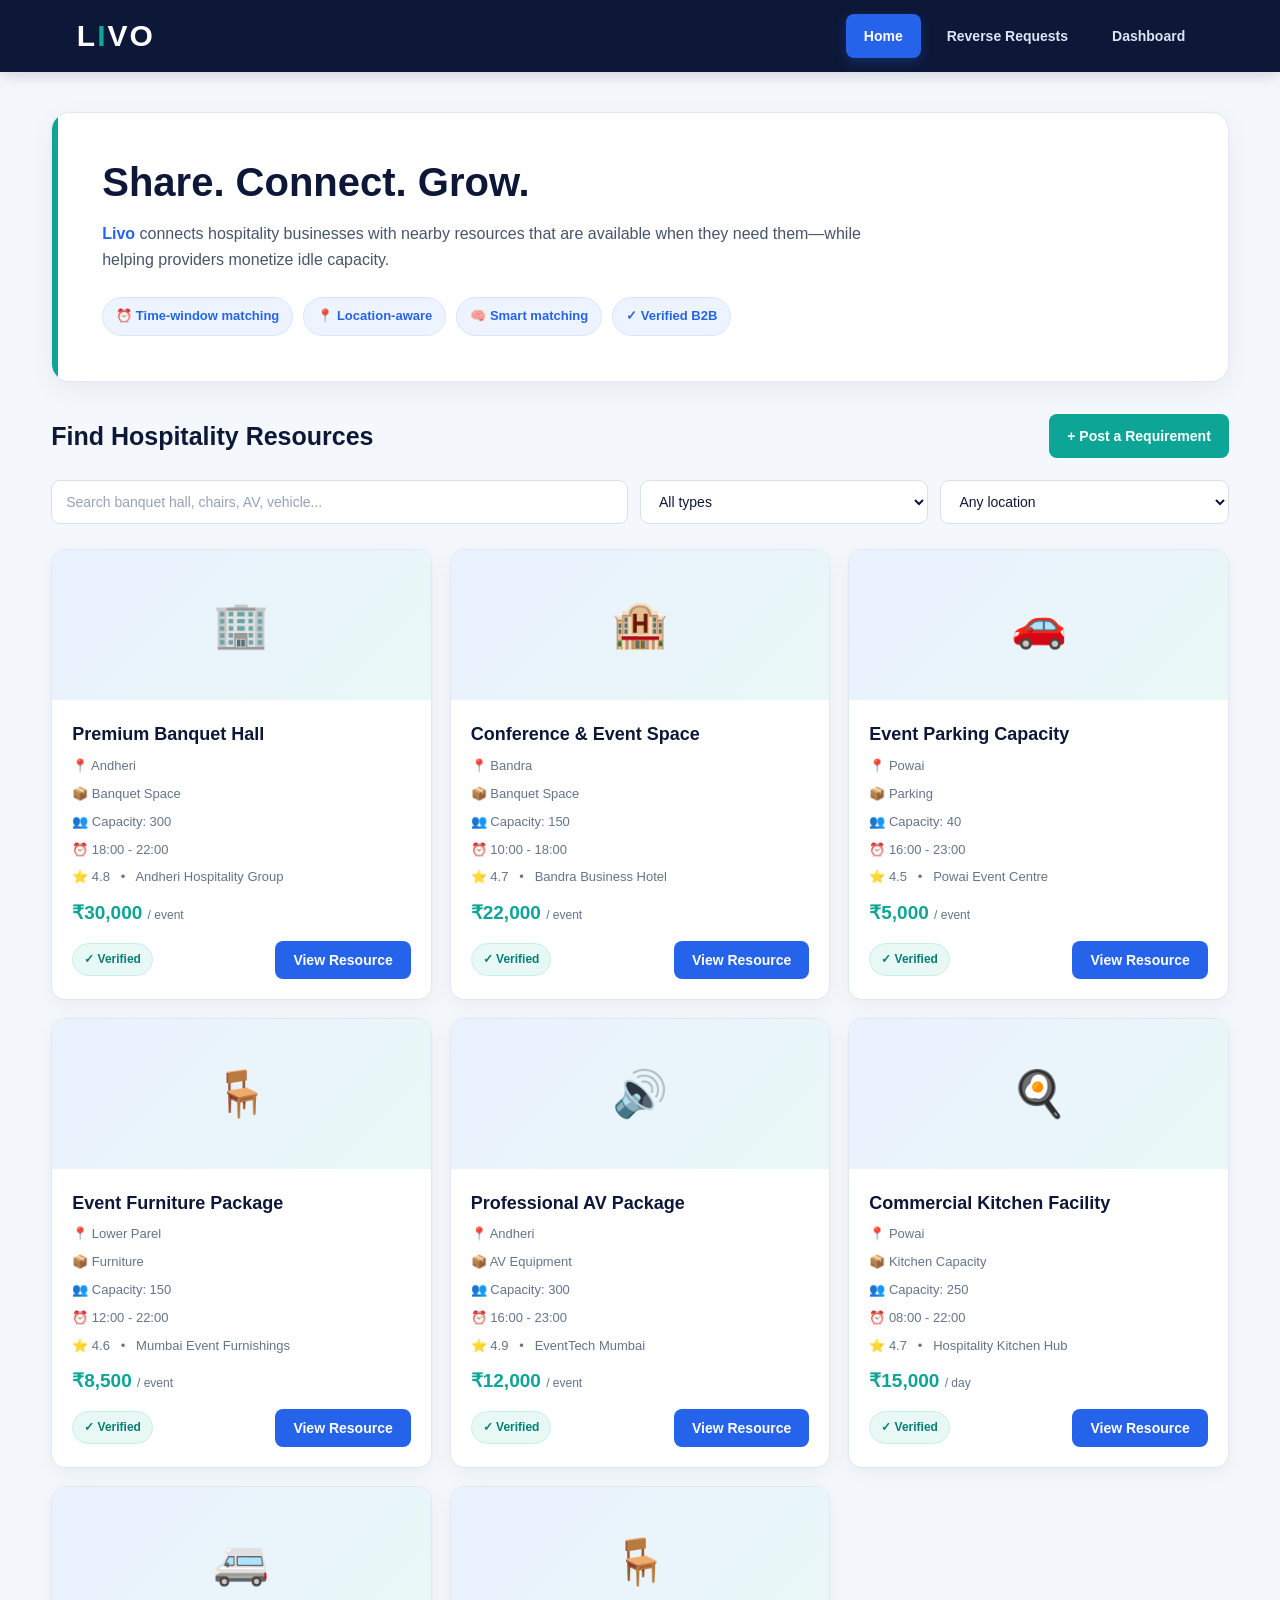
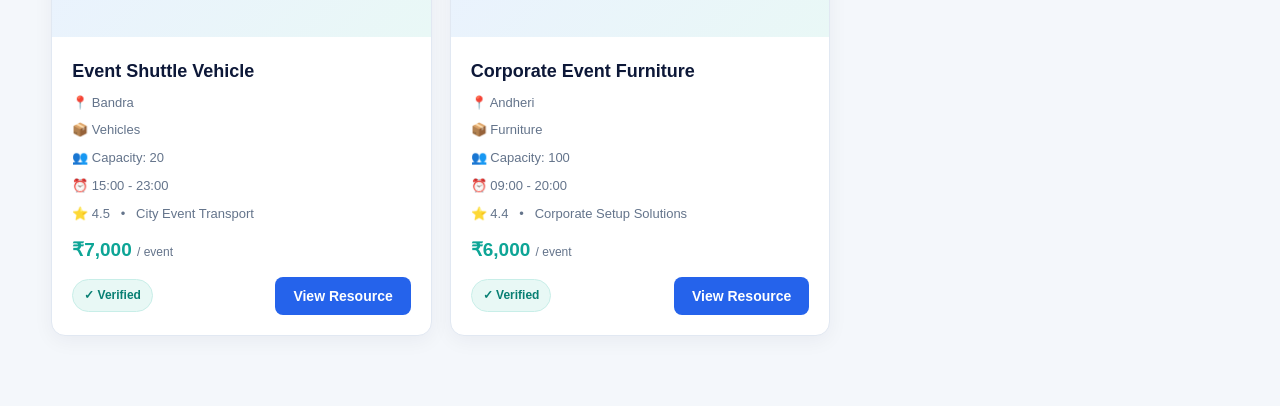
<file: home/index.html>
<!doctype html>
<html lang="en">
  <head>
    <meta charset="UTF-8" />
    <meta http-equiv="refresh" content="0; url=marketplace.html" />
    <title>Redirecting to Marketplace...</title>
    <script>
      window.location.href = "marketplace.html";
    </script>
  </head>
  <body>
    <p>Redirecting to <a href="marketplace.html">Marketplace</a>...</p>
  </body>
</html>
</file>
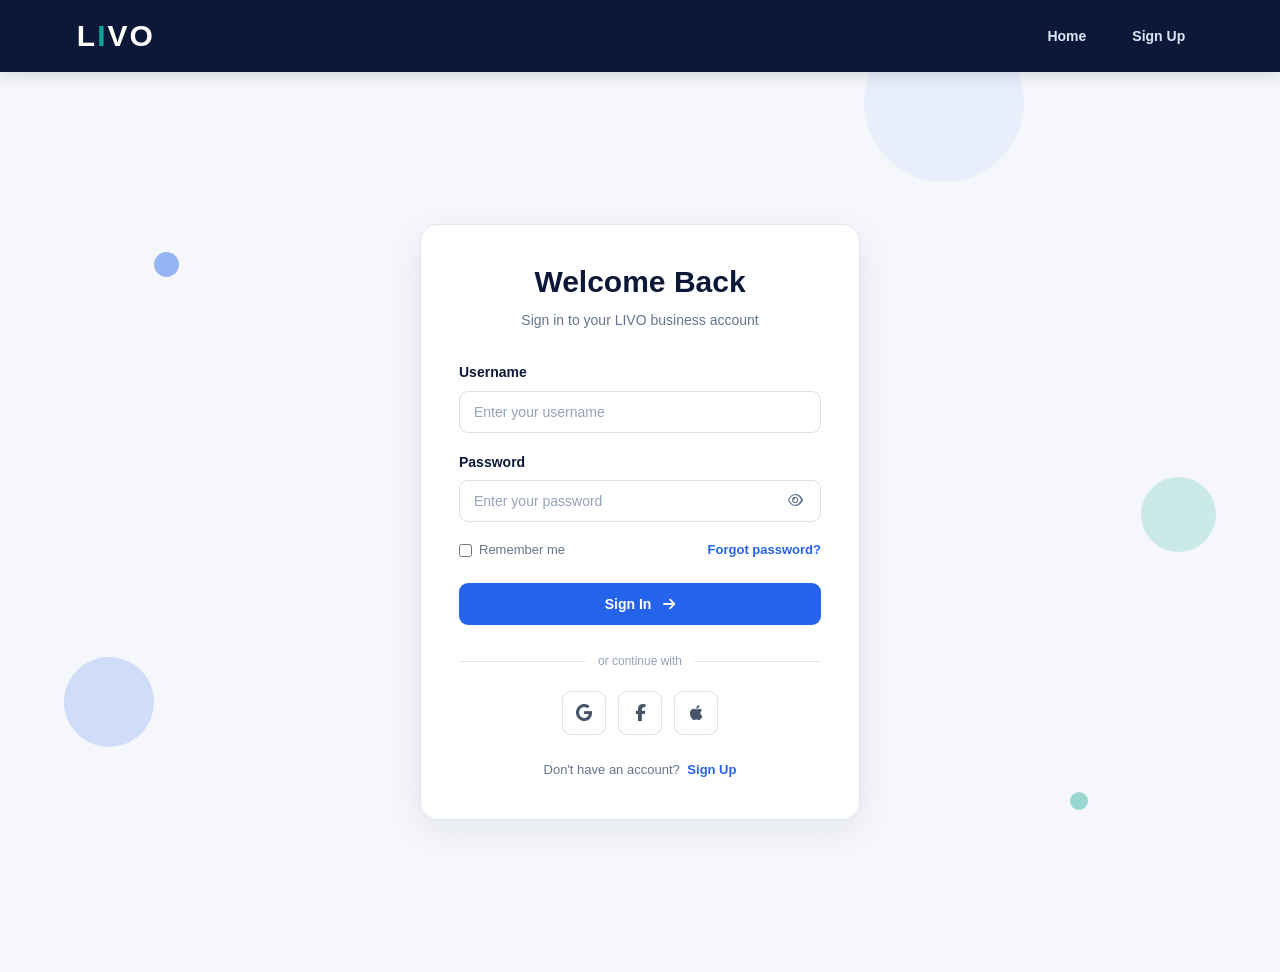
<file: login.html>
<!doctype html>
<html lang="en">
  <head>
    <meta charset="UTF-8" />

    <meta name="viewport" content="width=device-width, initial-scale=1.0" />

    <title>LIVO - Login</title>

    <!-- LIVO Login CSS -->
    <link rel="stylesheet" href="style.css" />

    <!-- Font Awesome -->
    <link
      rel="stylesheet"
      href="https://cdnjs.cloudflare.com/ajax/libs/font-awesome/6.5.2/css/all.min.css"
    />
  </head>

  <body>
    <!-- =====================================================
     NAVBAR
===================================================== -->

    <header class="livo-navbar">
      <!-- LIVO LOGO -->

      <a href="index.html" class="livo-logo">
        <span class="logo-l">L</span>
        <span class="logo-i">I</span>
        <span class="logo-v">V</span>
        <span class="logo-o">O</span>
      </a>

      <!-- Aditya -->

      <nav class="livo-nav">
        <a href="index.html"> Home </a>

        <a href="signup.html"> Sign Up </a>
      </nav>
    </header>

    <!-- =====================================================
     LOGIN PAGE
===================================================== -->

    <main class="auth-page">
      <!-- =================================================
         ANIMATED BACKGROUND CIRCLES
    ================================================== -->

      <div class="floating-circle circle-1"></div>

      <div class="floating-circle circle-2"></div>

      <div class="floating-circle circle-3"></div>

      <!-- =================================================
         LOGIN CARD
    ================================================== -->

      <div class="auth-card">
        <!-- =================================================
             LIVO LOGO
        ================================================== -->

        <!-- =================================================
             LOGIN HEADER
        ================================================== -->

        <div class="auth-header">
          <h1>Welcome Back</h1>

          <p>Sign in to your LIVO business account</p>
        </div>

        <!-- =================================================
             LOGIN FORM
        ================================================== -->

        <form id="loginForm">
          <!-- USERNAME -->

          <div class="form-group">
            <label for="username"> Username </label>

            <input
              type="text"
              id="username"
              name="username"
              placeholder="Enter your username"
              autocomplete="username"
              required
            />
          </div>

          <!-- PASSWORD -->

          <div class="form-group">
            <label for="password"> Password </label>

            <div class="password-wrapper">
              <input
                type="password"
                id="password"
                name="password"
                placeholder="Enter your password"
                autocomplete="current-password"
                required
              />

              <button
                type="button"
                class="password-toggle"
                onclick="togglePassword()"
                aria-label="Show password"
              >
                <i class="fa-regular fa-eye" id="eyeIcon"> </i>
              </button>
            </div>
          </div>

          <!-- =================================================
                 REMEMBER ME / FORGOT PASSWORD
            ================================================== -->

          <div class="form-options">
            <label class="remember">
              <input type="checkbox" id="rememberMe" name="rememberMe" />

              <span> Remember me </span>
            </label>

            <a href="#" class="forgot-password"> Forgot password? </a>
          </div>

          <!-- =================================================
                 LOGIN BUTTON
            ================================================== -->

          <button type="submit" class="primary-button">
          <a href="home/marketplace.html" class="btn primary">  Sign In </a>
            <i class="fa-solid fa-arrow-right" style="margin-left: 8px"> </i>
          </button>
        </form>

        <!-- =================================================
             DIVIDER
        ================================================== -->

        <div class="divider">
          <span> or continue with </span>
        </div>

        <!-- =================================================
             SOCIAL LOGIN
        ================================================== -->

        <div class="social-buttons">
          <!-- GOOGLE -->

          <button
            type="button"
            class="social-button"
            title="Continue with Google"
          >
            <i class="fa-brands fa-google"></i>
          </button>

          <!-- FACEBOOK -->

          <button
            type="button"
            class="social-button"
            title="Continue with Facebook"
          >
            <i class="fa-brands fa-facebook-f"></i>
          </button>

          <!-- APPLE -->

          <button
            type="button"
            class="social-button"
            title="Continue with Apple"
          >
            <i class="fa-brands fa-apple"></i>
          </button>
        </div>

        <!-- =================================================
             SIGN UP
        ================================================== -->

        <div class="auth-footer">
          Don't have an account?

          <a href="signup.html"> Sign Up </a>
        </div>
      </div>
    </main>

    <!-- =====================================================
     JAVASCRIPT
===================================================== -->

    <script>
      /* =====================================================
   PASSWORD TOGGLE
===================================================== */

      function togglePassword() {
        const password = document.getElementById("password");

        const eyeIcon = document.getElementById("eyeIcon");

        if (password.type === "password") {
          password.type = "text";

          eyeIcon.classList.remove("fa-eye");

          eyeIcon.classList.remove("fa-regular");

          eyeIcon.classList.add("fa-eye-slash");
        } else {
          password.type = "password";

          eyeIcon.classList.remove("fa-eye-slash");

          eyeIcon.classList.add("fa-eye");

          eyeIcon.classList.add("fa-regular");
        }
      }

      /* =====================================================
   LOGIN FORM
===================================================== */

      document
        .getElementById("loginForm")
        .addEventListener("submit", function (event) {
          event.preventDefault();

          const username = document.getElementById("username").value.trim();

          const password = document.getElementById("password").value;

          const rememberMe = document.getElementById("rememberMe").checked;

          /* Basic validation */

          if (!username) {
            alert("Please enter your username.");

            return;
          }

          if (!password) {
            alert("Please enter your password.");

            return;
          }

          /* Remember username */

          if (rememberMe) {
            localStorage.setItem("livoUsername", username);
          } else {
            localStorage.removeItem("livoUsername");
          }

          /* Demo login */

          alert("Login successful!");

          /*
            Later connect this to Flask:

            fetch("/api/login", {
                method: "POST",
                headers: {
                    "Content-Type": "application/json"
                },
                body: JSON.stringify({
                    username: username,
                    password: password
                })
            })
            .then(response => response.json())
            .then(data => {

                if (data.success) {

                    window.location.href =
                        "/dashboard";

                }

            });
        */
        });

      /* =====================================================
   LOAD REMEMBERED USERNAME
===================================================== */

      window.addEventListener("DOMContentLoaded", function () {
        const savedUsername = localStorage.getItem("livoUsername");

        if (savedUsername) {
          document.getElementById("username").value = savedUsername;

          document.getElementById("rememberMe").checked = true;
        }
      });
    </script>
  </body>
</html>
</file>
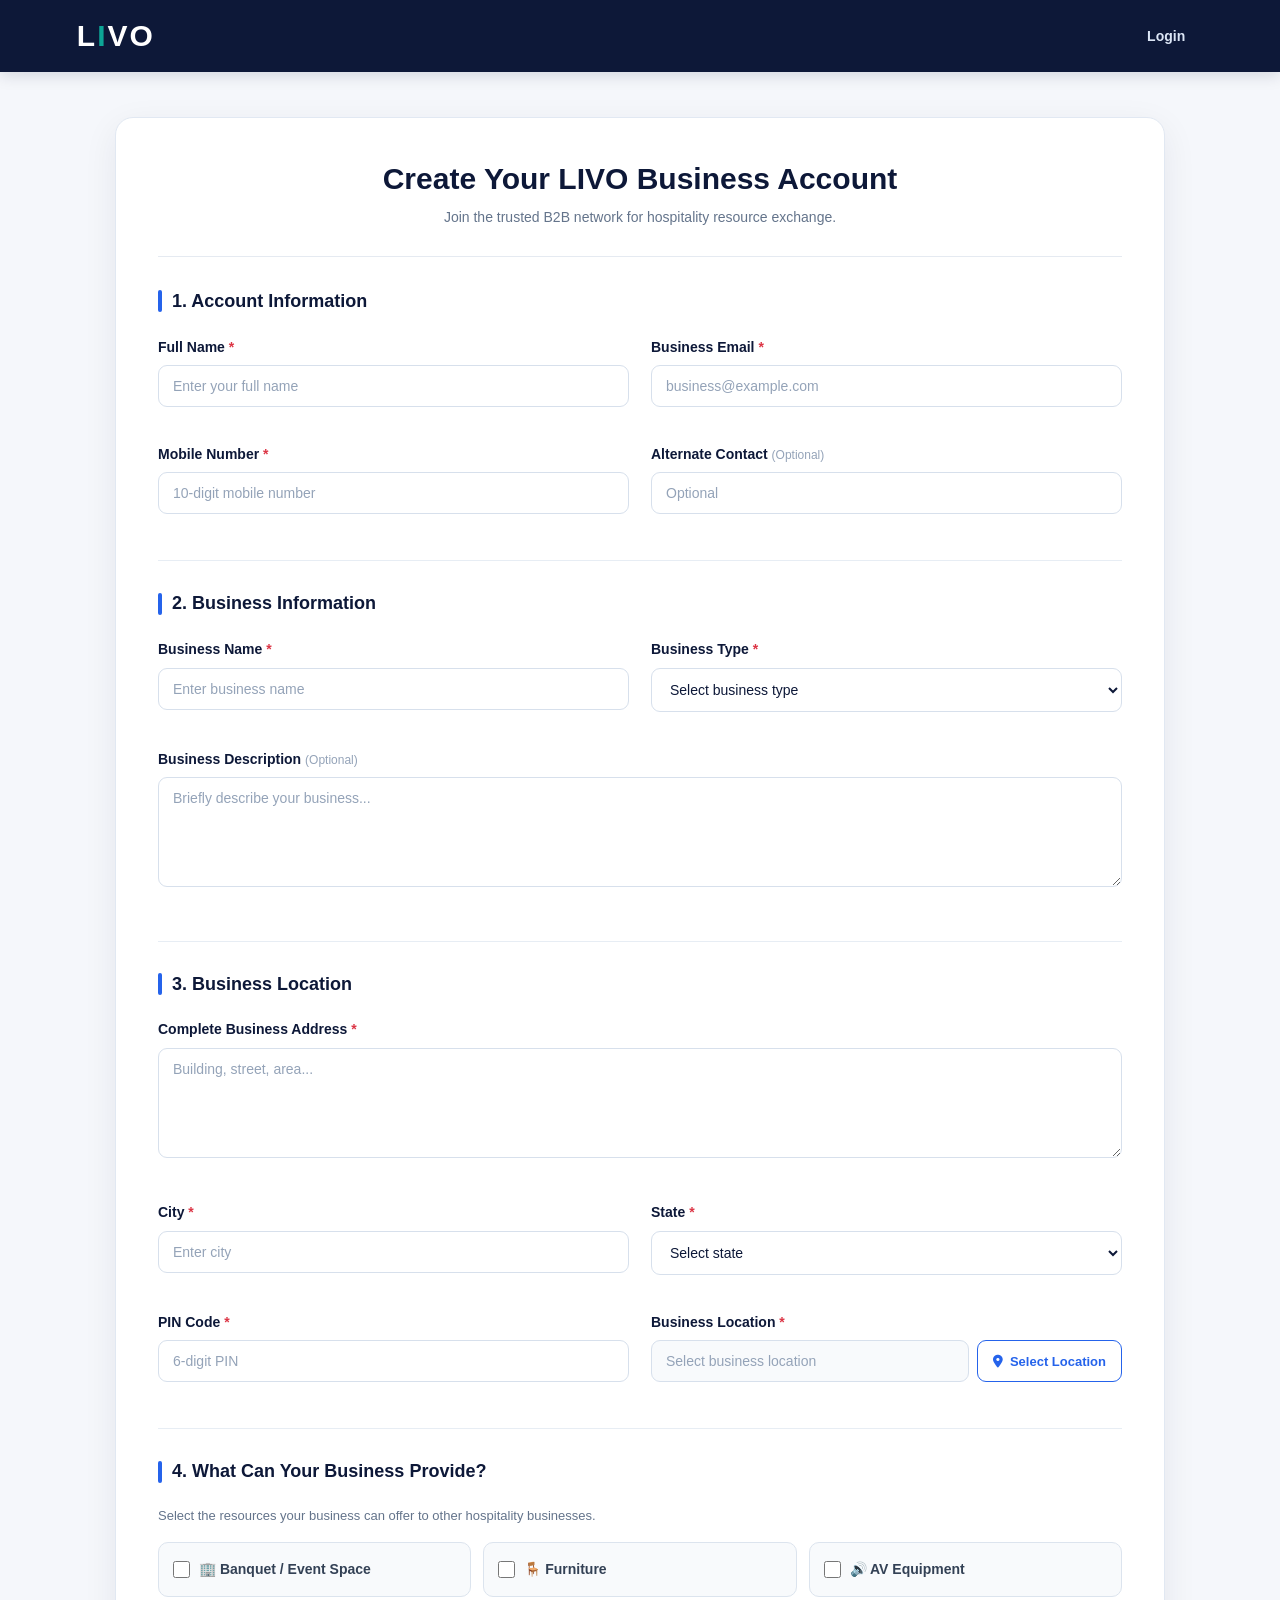
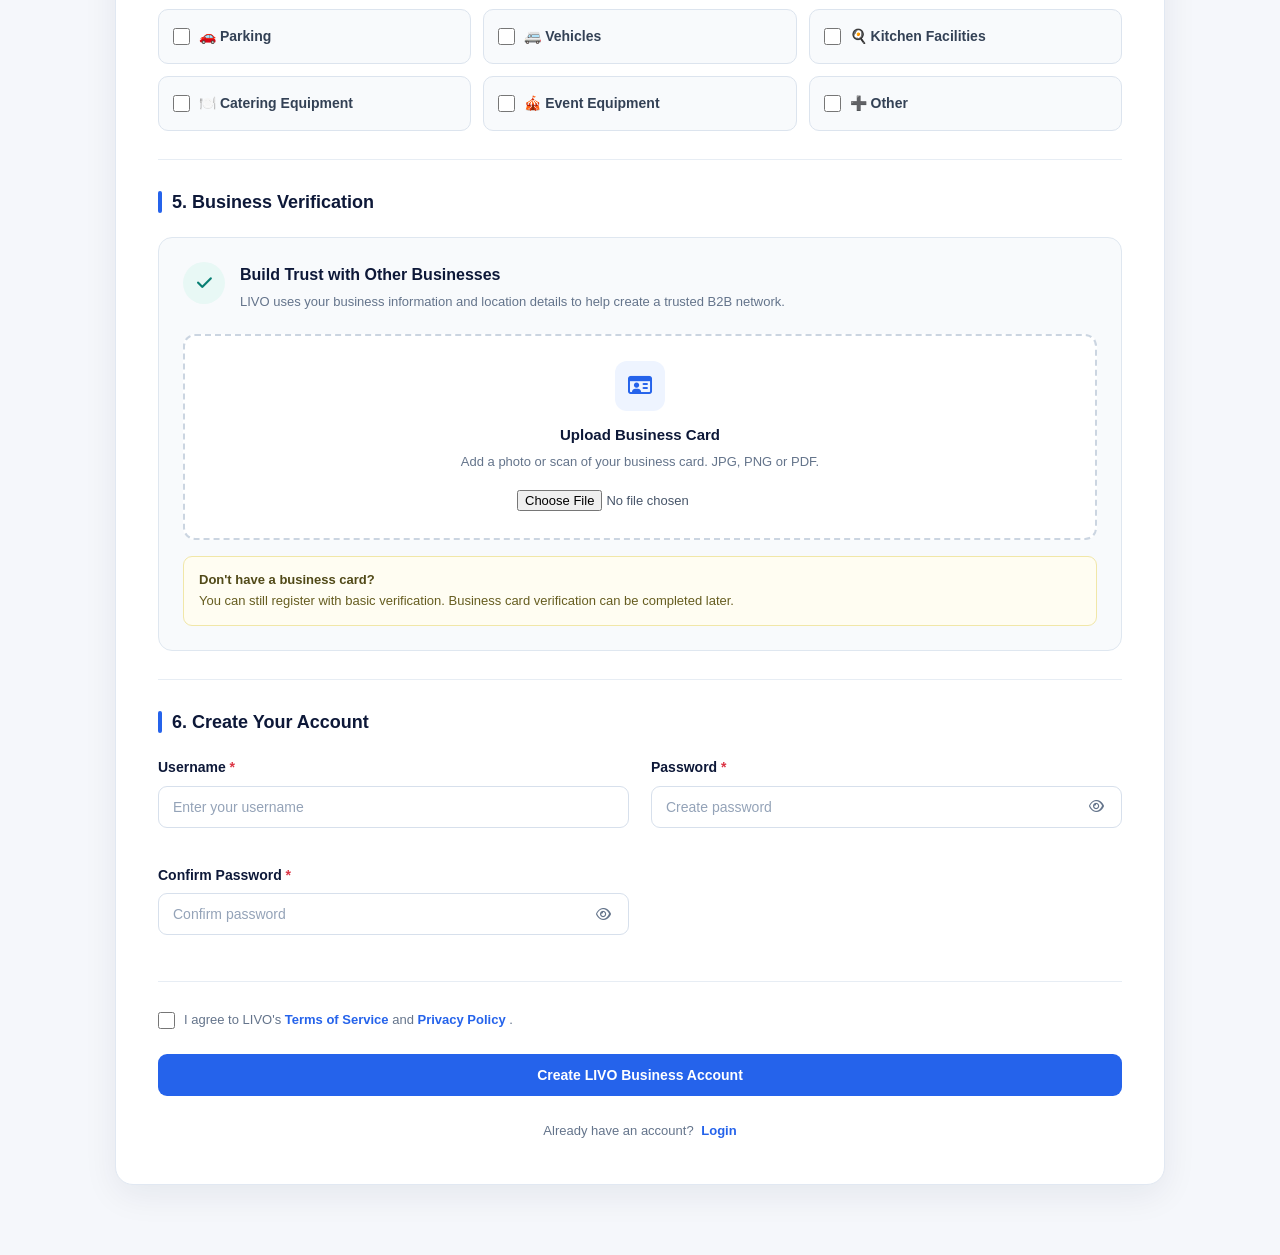
<file: signup.html>
<!doctype html>
<html lang="en">
  <head>
    <meta charset="UTF-8" />

    <meta name="viewport" content="width=device-width, initial-scale=1.0" />

    <title>LIVO - Business Registration</title>

    <!-- Shared LIVO CSS -->
    <link rel="stylesheet" href="style.css" />
    <script src="javascript.js"></script>

    <!-- Font Awesome -->
    <link
      rel="stylesheet"
      href="https://cdnjs.cloudflare.com/ajax/libs/font-awesome/6.5.2/css/all.min.css"
    />
  </head>

  <body>
    <!-- =====================================================
     NAVBAR
===================================================== -->

    <header class="livo-navbar">
      <a href="index.html" class="livo-logo">
        <span class="logo-l">L</span><span class="logo-i">I</span
        ><span class="logo-v">V</span><span class="logo-o">O</span>
      </a>

      <nav class="livo-nav">
        <a href="login.html"> Login </a>
      </nav>
    </header>

    <!-- =====================================================
     REGISTRATION
===================================================== -->

    <main class="registration-card">
      <!-- HEADER -->

      <div class="auth-header">
        <h1>Create Your LIVO Business Account</h1>

        <p>Join the trusted B2B network for hospitality resource exchange.</p>
      </div>

      <form id="registrationForm">
        <!-- =================================================
             1. ACCOUNT INFORMATION
        ================================================== -->

        <section class="form-section">
          <h2 class="form-section-title">1. Account Information</h2>

          <div class="form-grid">
            <!-- Full Name -->

            <div class="form-group">
              <label for="fullName">
                Full Name <span class="required">*</span>
              </label>

              <input
                type="text"
                id="fullName"
                placeholder="Enter your full name"
                required
              />
            </div>

            <!-- Business Email -->

            <div class="form-group">
              <label for="email">
                Business Email
                <span class="required">*</span>
              </label>

              <input
                type="email"
                id="email"
                placeholder="business@example.com"
                required
              />
            </div>

            <!-- Mobile -->

            <div class="form-group">
              <label for="mobile">
                Mobile Number
                <span class="required">*</span>
              </label>

              <input
                type="tel"
                id="mobile"
                placeholder="10-digit mobile number"
                maxlength="10"
                required
              />
            </div>

            <!-- Alternate -->

            <div class="form-group">
              <label for="alternate">
                Alternate Contact

                <span class="optional"> (Optional) </span>
              </label>

              <input type="tel" id="alternate" placeholder="Optional" />
            </div>
          </div>
        </section>

        <!-- =================================================
             2. BUSINESS INFORMATION
        ================================================== -->

        <section class="form-section">
          <h2 class="form-section-title">2. Business Information</h2>

          <div class="form-grid">
            <!-- Business Name -->

            <div class="form-group">
              <label for="businessName">
                Business Name
                <span class="required">*</span>
              </label>

              <input
                type="text"
                id="businessName"
                placeholder="Enter business name"
                required
              />
            </div>

            <!-- Business Type -->

            <div class="form-group">
              <label for="businessType">
                Business Type
                <span class="required">*</span>
              </label>

              <select id="businessType" required>
                <option value="">Select business type</option>

                <option>Hotel / Resort</option>

                <option>Restaurant</option>

                <option>Caterer</option>

                <option>Banquet / Event Venue</option>

                <option>Event Management</option>

                <option>Equipment Rental</option>

                <option>Transport / Logistics</option>

                <option>Decor / Exhibition</option>

                <option>Commercial Kitchen</option>

                <option>Other</option>
              </select>
            </div>

            <!-- Description -->

            <div class="form-group form-full">
              <label for="description">
                Business Description

                <span class="optional"> (Optional) </span>
              </label>

              <textarea
                id="description"
                placeholder="Briefly describe your business..."
              ></textarea>
            </div>
          </div>
        </section>

        <!-- =================================================
             3. BUSINESS LOCATION
        ================================================== -->

        <section class="form-section">
          <h2 class="form-section-title">3. Business Location</h2>

          <div class="form-grid">
            <!-- Address -->

            <div class="form-group form-full">
              <label for="address">
                Complete Business Address
                <span class="required">*</span>
              </label>

              <textarea
                id="address"
                placeholder="Building, street, area..."
                required
              ></textarea>
            </div>

            <!-- City -->

            <div class="form-group">
              <label for="city"> City <span class="required">*</span> </label>

              <input type="text" id="city" placeholder="Enter city" required />
            </div>

            <!-- State -->

            <div class="form-group">
              <label for="state"> State <span class="required">*</span> </label>

              <select id="state" required>
                <option value="">Select state</option>

                <option>Maharashtra</option>

                <option>Gujarat</option>

                <option>Goa</option>

                <option>Karnataka</option>

                <option>Delhi</option>

                <option>Other</option>
              </select>
            </div>

            <!-- PIN -->

            <div class="form-group">
              <label for="pincode">
                PIN Code <span class="required">*</span>
              </label>

              <input
                type="text"
                id="pincode"
                placeholder="6-digit PIN"
                maxlength="6"
                required
              />
            </div>

            <!-- Location -->

            <div class="form-group">
              <label for="location">
                Business Location
                <span class="required">*</span>
              </label>

              <div class="location-wrapper">
                <input
                  type="text"
                  id="location"
                  placeholder="Select business location"
                  readonly
                  required
                />

                <button
                  type="button"
                  class="location-button"
                  onclick="selectLocation()"
                >
                  <i class="fa-solid fa-location-dot"></i>

                  Select Location
                </button>
              </div>

              <div
                class="help-text"
                id="locationStatus"
                style="display: none; color: #198754"
              >
                ✓ Business location selected
              </div>
            </div>
          </div>
        </section>

        <!-- =================================================
             4. RESOURCES PROVIDED
        ================================================== -->

        <section class="form-section">
          <h2 class="form-section-title">4. What Can Your Business Provide?</h2>

          <p class="help-text" style="margin-bottom: 15px">
            Select the resources your business can offer to other hospitality
            businesses.
          </p>

          <div class="resource-grid">
            <!-- Venue -->

            <label class="resource-option">
              <input
                type="checkbox"
                name="provide"
                value="Banquet / Event Space"
              />

              🏢 Banquet / Event Space
            </label>

            <!-- Furniture -->

            <label class="resource-option">
              <input type="checkbox" name="provide" value="Furniture" />

              🪑 Furniture
            </label>

            <!-- AV -->

            <label class="resource-option">
              <input type="checkbox" name="provide" value="AV Equipment" />

              🔊 AV Equipment
            </label>

            <!-- Parking -->

            <label class="resource-option">
              <input type="checkbox" name="provide" value="Parking" />

              🚗 Parking
            </label>

            <!-- Vehicles -->

            <label class="resource-option">
              <input type="checkbox" name="provide" value="Vehicles" />

              🚐 Vehicles
            </label>

            <!-- Kitchen -->

            <label class="resource-option">
              <input
                type="checkbox"
                name="provide"
                value="Kitchen Facilities"
              />

              🍳 Kitchen Facilities
            </label>

            <!-- Catering -->

            <label class="resource-option">
              <input
                type="checkbox"
                name="provide"
                value="Catering Equipment"
              />

              🍽️ Catering Equipment
            </label>

            <!-- Event -->

            <label class="resource-option">
              <input type="checkbox" name="provide" value="Event Equipment" />

              🎪 Event Equipment
            </label>

            <!-- Other -->

            <label class="resource-option">
              <input type="checkbox" name="provide" value="Other" />

              ➕ Other
            </label>
          </div>
        </section>

        <!-- =================================================
             5. BUSINESS VERIFICATION
        ================================================== -->

        <section class="form-section">
          <h2 class="form-section-title">5. Business Verification</h2>

          <div class="verification-box">
            <!-- Verification Information -->

            <div class="verification-header">
              <div class="verification-icon">
                <i class="fa-solid fa-check"></i>
              </div>

              <div>
                <h3>Build Trust with Other Businesses</h3>

                <p>
                  LIVO uses your business information and location details to
                  help create a trusted B2B network.
                </p>
              </div>
            </div>

            <!-- Business Card -->

            <div class="upload-box">
              <div class="upload-icon">
                <i class="fa-regular fa-id-card"></i>
              </div>

              <strong> Upload Business Card </strong>

              <p>Add a photo or scan of your business card. JPG, PNG or PDF.</p>

              <input
                type="file"
                id="businessCard"
                accept=".jpg,.jpeg,.png,.pdf"
              />
            </div>

            <!-- Optional -->

            <div class="verification-note">
              <strong> Don't have a business card? </strong>

              <br />

              You can still register with basic verification. Business card
              verification can be completed later.
            </div>
          </div>
        </section>

        <!-- =================================================
             6. CREATE ACCOUNT
        ================================================== -->

        <section class="form-section">
          <h2 class="form-section-title">6. Create Your Account</h2>

          <div class="form-grid">
            <!-- USERNAME -->

            <div class="form-group">
              <label for="username">
                Username
                <span class="required">*</span>
              </label>

              <input
                type="text"
                id="username"
                placeholder="Enter your username"
                required
              />
            </div>

            <!-- PASSWORD -->

            <div class="form-group">
              <label for="password">
                Password
                <span class="required">*</span>
              </label>

              <div class="password-wrapper">
                <input
                  type="password"
                  id="password"
                  placeholder="Create password"
                  required
                />

                <button
                  type="button"
                  class="password-toggle"
                  onclick="togglePassword('password', this)"
                >
                  <i class="fa-regular fa-eye"></i>
                </button>
              </div>
            </div>

            <!-- CONFIRM PASSWORD -->

            <div class="form-group">
              <label for="confirmPassword">
                Confirm Password
                <span class="required">*</span>
              </label>

              <div class="password-wrapper">
                <input
                  type="password"
                  id="confirmPassword"
                  placeholder="Confirm password"
                  required
                />

                <button
                  type="button"
                  class="password-toggle"
                  onclick="togglePassword('confirmPassword', this)"
                >
                  <i class="fa-regular fa-eye"></i>
                </button>
              </div>
            </div>
          </div>
        </section>

        <!-- =================================================
             TERMS
        ================================================== -->

        <div class="terms">
          <input type="checkbox" id="terms" required />

          <label for="terms">
            I agree to LIVO's

            <a href="#"> Terms of Service </a>

            and

            <a href="#"> Privacy Policy </a>.
          </label>
        </div>

        <!-- =================================================
             REGISTER BUTTON
        ================================================== -->

        <button type="submit" class="primary-button">
          Create LIVO Business Account
        </button>

        <!-- LOGIN -->

        <div class="auth-footer">
          Already have an account?

          <a href="login.html"> Login </a>
        </div>
      </form>
    </main>

    <!-- =====================================================
     JAVASCRIPT
===================================================== -->

    <script>
      /* =====================================================
   LOCATION
===================================================== */

      function selectLocation() {
        /*
        Demo behaviour.

        Later connect this to:
        - Browser Geolocation
        - Map service
        - Flask backend
    */

        document.getElementById("location").value =
          "Business location selected";

        document.getElementById("locationStatus").style.display = "block";
      }

      /* =====================================================
   PASSWORD VISIBILITY
===================================================== */

      function togglePassword(inputId, button) {
        const input = document.getElementById(inputId);

        const icon = button.querySelector("i");

        if (input.type === "password") {
          input.type = "text";

          icon.classList.remove("fa-eye");

          icon.classList.add("fa-eye-slash");
        } else {
          input.type = "password";

          icon.classList.remove("fa-eye-slash");

          icon.classList.add("fa-eye");
        }
      }

      /* =====================================================
   REGISTRATION FORM
===================================================== */

      document
        .getElementById("registrationForm")
        .addEventListener("submit", function (event) {
          event.preventDefault();

          /* -----------------------------
           PASSWORD CHECK
        ----------------------------- */

          const password = document.getElementById("password").value;

          const confirmPassword =
            document.getElementById("confirmPassword").value;

          if (password !== confirmPassword) {
            alert("Passwords do not match!");

            return;
          }

          /* -----------------------------
           MOBILE CHECK
        ----------------------------- */

          const mobile = document.getElementById("mobile").value;

          if (!/^[0-9]{10}$/.test(mobile)) {
            alert("Please enter a valid 10-digit mobile number.");

            return;
          }

          /* -----------------------------
           PIN CHECK
        ----------------------------- */

          const pincode = document.getElementById("pincode").value;

          if (!/^[0-9]{6}$/.test(pincode)) {
            alert("Please enter a valid 6-digit PIN code.");

            return;
          }

          /* -----------------------------
           LOCATION CHECK
        ----------------------------- */

          const location = document.getElementById("location").value;

          if (!location) {
            alert("Please select your business location.");

            return;
          }

          /* -----------------------------
           PROVIDED RESOURCES
        ----------------------------- */

          const provided = document.querySelectorAll(
            'input[name="provide"]:checked',
          );

          const providedResources = Array.from(provided).map(
            (item) => item.value,
          );

          console.log("Provided Resources:", providedResources);

          /* -----------------------------
           BUSINESS CARD
           OPTIONAL
        ----------------------------- */

          const businessCard = document.getElementById("businessCard");

          if (businessCard.files.length > 0) {
            alert(
              "Registration submitted!\n\n" +
                "Business card uploaded.\n" +
                "Verification status: Pending.",
            );
          } else {
            alert(
              "Registration submitted!\n\n" +
                "Basic verification enabled.\n" +
                "You can complete business verification later.",
            );
          }

          /*
            Later connect to Flask:

            const formData = new FormData(this);

            fetch("/api/register", {
                method: "POST",
                body: formData
            });
        */
        });
    </script>
  </body>
</html>
</file>
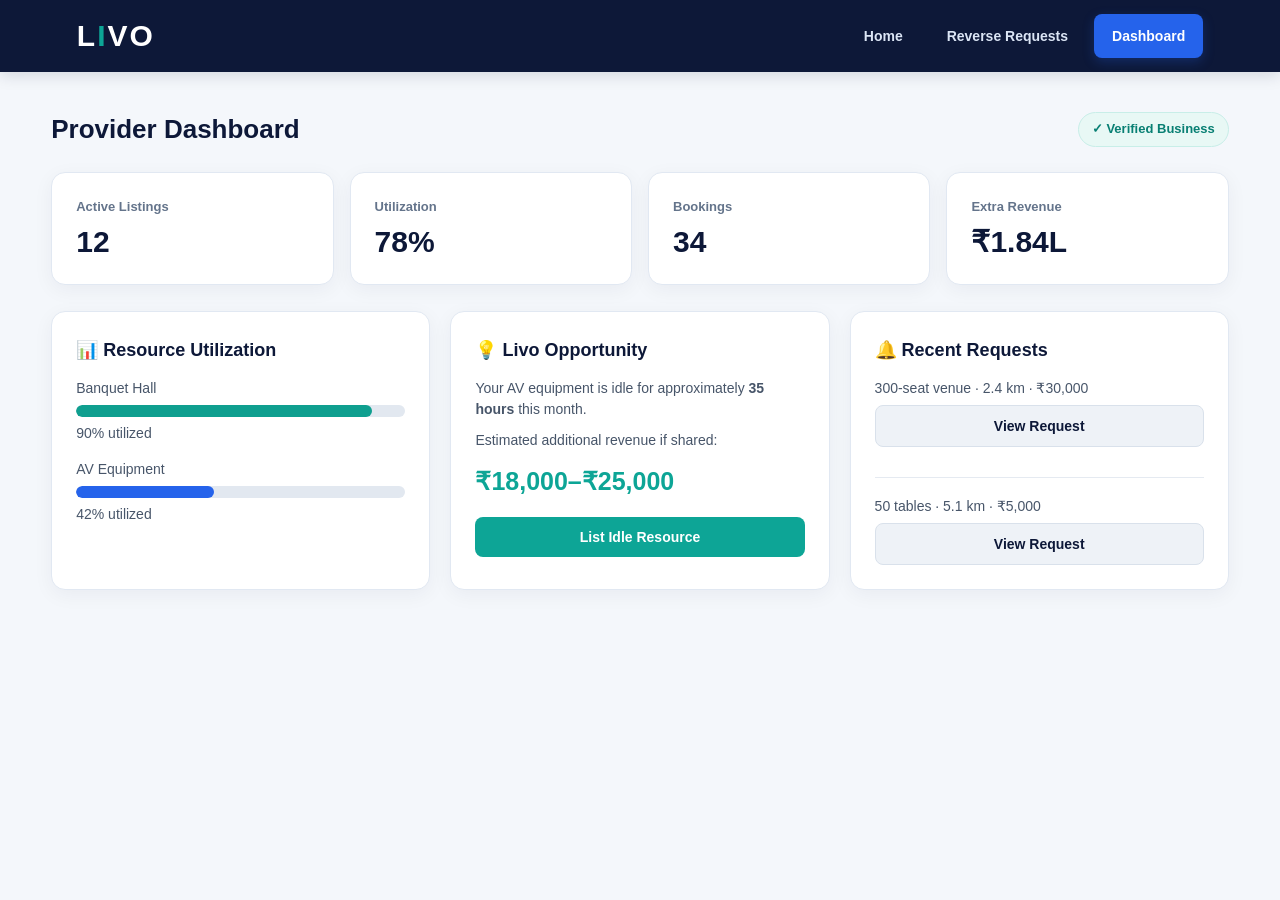
<file: home/dashboard.html>
<!doctype html>
<html lang="en">
  <head>
    <meta charset="UTF-8" />
    <meta name="viewport" content="width=device-width, initial-scale=1.0" />
    <title>Livo - Provider Dashboard</title>
    <link rel="stylesheet" href="dashboard.css" />
  </head>
  <body>
    <header>
      <div class="logo">
        <a href="marketplace.html">L<span>I</span>VO</a>
      </div>
      <nav class="nav">
        <a href="marketplace.html" class="nav-link">Home</a>
        <a href="reverse_request.html" class="nav-link">Reverse Requests</a>
        <a href="dashboard.html" class="nav-link active">Dashboard</a>
      </nav>
    </header>

    <main class="container">
      <section id="dashboard" class="active-section">
        <div class="title-row">
          <h2>Provider Dashboard</h2>
          <span class="badge">✓ Verified Business</span>
        </div>

        <div class="stats">
          <div class="card stat">
            <small>Active Listings</small>
            <strong>12</strong>
          </div>
          <div class="card stat">
            <small>Utilization</small>
            <strong>78%</strong>
          </div>
          <div class="card stat">
            <small>Bookings</small>
            <strong>34</strong>
          </div>
          <div class="card stat">
            <small>Extra Revenue</small>
            <strong>₹1.84L</strong>
          </div>
        </div>

        <div class="grid">
          <div class="card">
            <h3>📊 Resource Utilization</h3>
            <p class="meta">Banquet Hall</p>
            <div class="progress-bar-bg">
              <div
                class="progress-bar-fill"
                style="width: 90%; background: #0f9f8f"
              ></div>
            </div>
            <p class="meta">90% utilized</p>

            <p class="meta" style="margin-top: 15px">AV Equipment</p>
            <div class="progress-bar-bg">
              <div
                class="progress-bar-fill"
                style="width: 42%; background: #2563eb"
              ></div>
            </div>
            <p class="meta">42% utilized</p>
          </div>

          <div class="card">
            <h3>💡 Livo Opportunity</h3>
            <p>
              Your AV equipment is idle for approximately <b>35 hours</b> this
              month.
            </p>
            <p style="margin-top: 10px">
              Estimated additional revenue if shared:
            </p>
            <div class="price">₹18,000–₹25,000</div>
            <button
              class="btn green"
              style="width: 100%"
              onclick="toast('AV Equipment listing created')"
            >
              List Idle Resource
            </button>
          </div>

          <div class="card">
            <h3>🔔 Recent Requests</h3>
            <p class="meta">300-seat venue · 2.4 km · ₹30,000</p>
            <button
              class="btn secondary"
              style="width: 100%; margin-bottom: 12px"
              onclick="toast('Opening request')"
            >
              View Request
            </button>
            <hr />
            <p class="meta">50 tables · 5.1 km · ₹5,000</p>
            <button
              class="btn secondary"
              style="width: 100%"
              onclick="toast('Opening request')"
            >
              View Request
            </button>
          </div>
        </div>
      </section>
    </main>

    <div id="toast" class="toast"></div>

    <script src="dashboard.js"></script>
  </body>
</html>
</file>
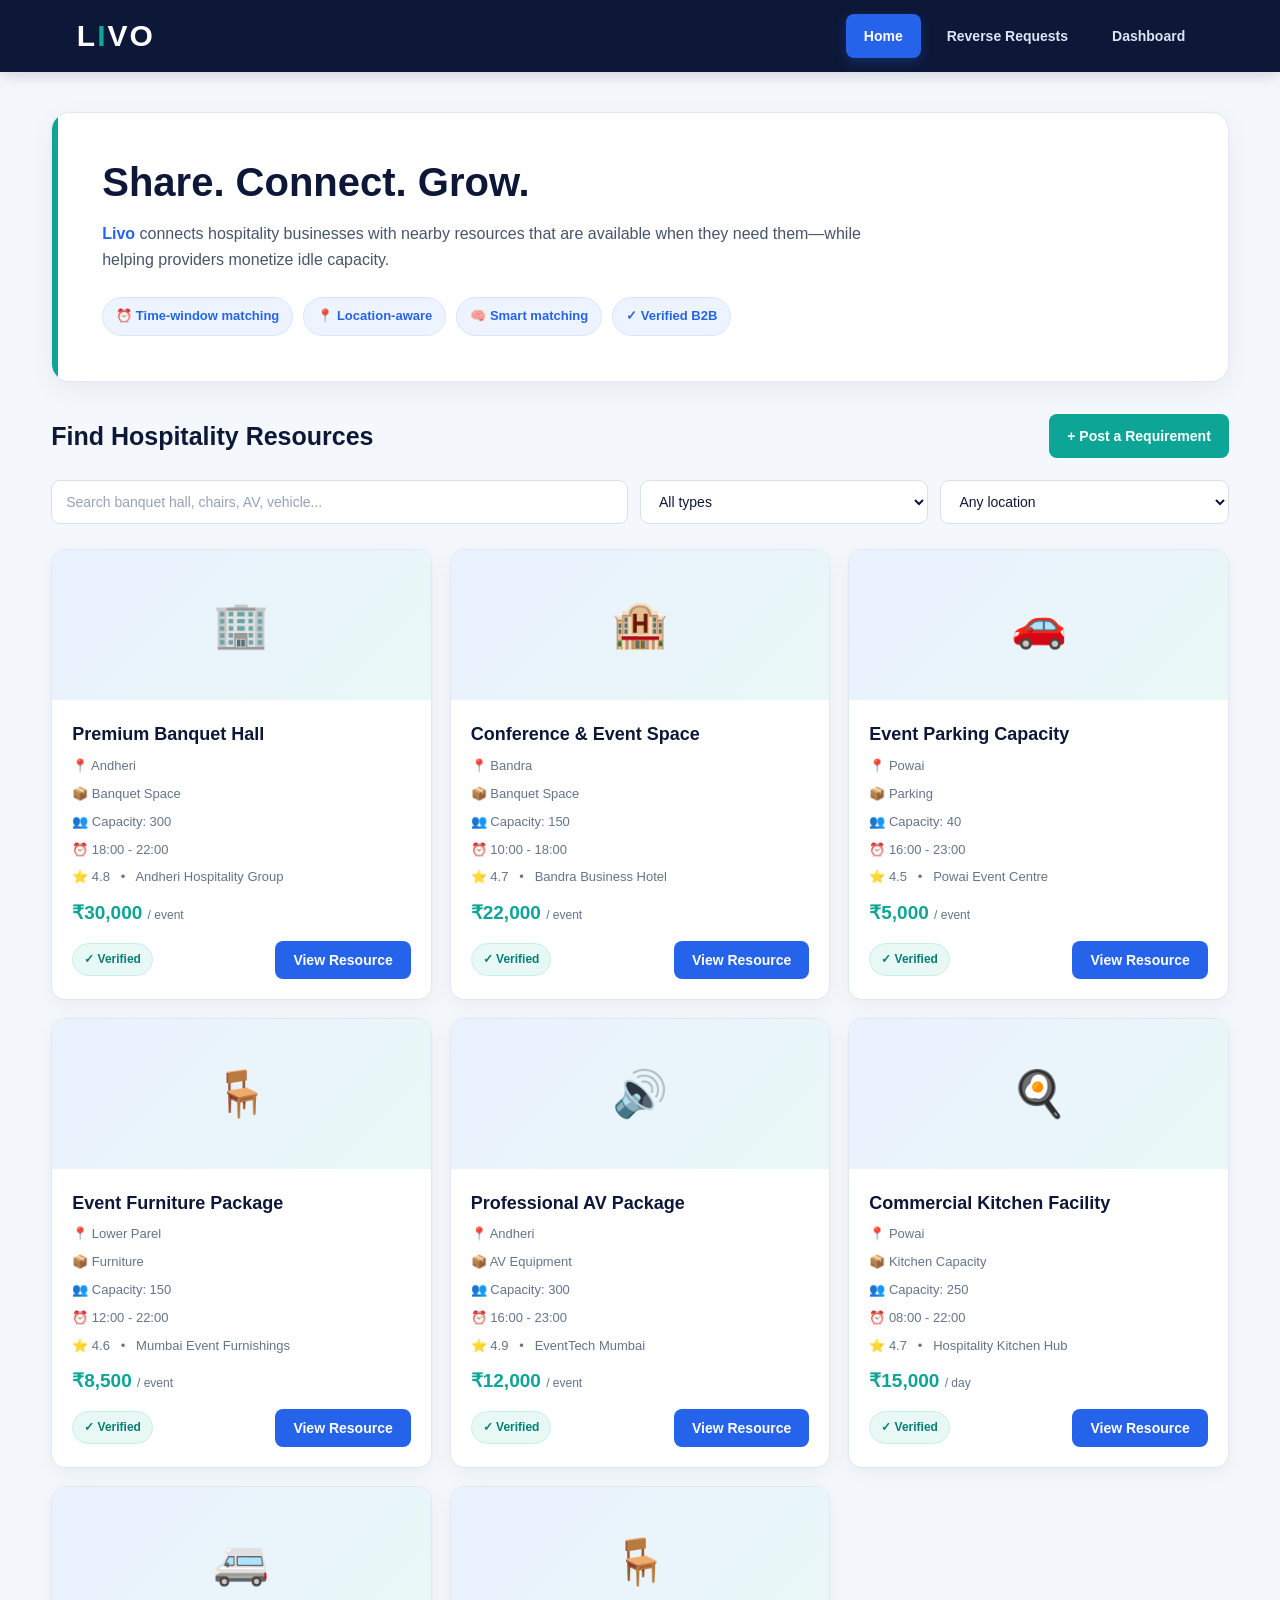
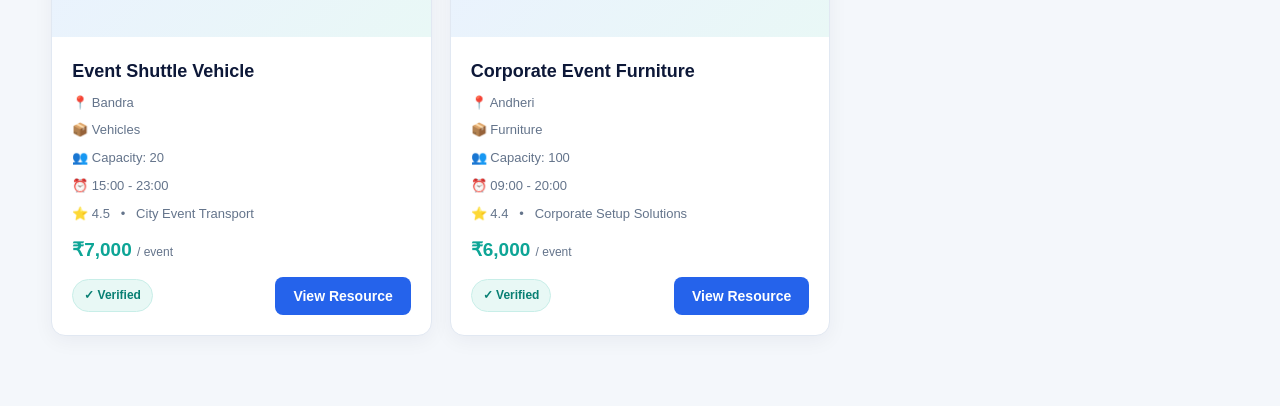
<file: home/marketplace.html>
<!doctype html>
<html lang="en">
  <head>
    <meta charset="UTF-8" />
    <meta name="viewport" content="width=device-width, initial-scale=1.0" />
    <title>Livo - Marketplace</title>
    <link rel="stylesheet" href="marketplace.css" />
  </head>
  <body>
    <header>
      <div class="logo">
        <a href="marketplace.html">L<span>I</span>VO</a>
      </div>
      <nav class="nav">
        <a href="marketplace.html" class="nav-link active">Home</a>
        <a href="reverse_request.html" class="nav-link">Reverse Requests</a>
        <a href="dashboard.html" class="nav-link">Dashboard</a>
      </nav>
    </header>

    <main class="container">
      <section id="market" class="active-section">
        <div class="hero">
          <h1>Share. Connect. Grow.</h1>
          <p>
            <b>Livo</b> connects hospitality businesses with nearby resources
            that are available when they need them—while helping providers
            monetize idle capacity.
          </p>
          <div class="pills">
            <span class="pill">⏰ Time-window matching</span>
            <span class="pill">📍 Location-aware</span>
            <span class="pill">🧠 Smart matching</span>
            <span class="pill">✓ Verified B2B</span>
          </div>
        </div>

        <div class="title-row">
          <h2>Find Hospitality Resources</h2>
          <a href="reverse_request.html" class="btn green">
            + Post a Requirement
          </a>
        </div>

        <div class="toolbar">
          <input
            id="search"
            placeholder="Search banquet hall, chairs, AV, vehicle..."
            oninput="render()"
          />
          <select id="type" onchange="render()">
            <option value="">All types</option>
            <option>Banquet Space</option>
            <option>Parking</option>
            <option>Vehicles</option>
            <option>Furniture</option>
            <option>AV Equipment</option>
            <option>Kitchen Capacity</option>
          </select>
          <select id="location" onchange="render()">
            <option value="">Any location</option>
            <option>Andheri</option>
            <option>Bandra</option>
            <option>Powai</option>
            <option>Lower Parel</option>
          </select>
        </div>

        <div id="resources" class="grid"></div>
      </section>
    </main>

    <div id="modal" class="modal">
      <div class="modalbox">
        <button class="close" onclick="closeModal()">✕</button>
        <div id="modalContent"></div>
      </div>
    </div>

    <div id="toast" class="toast"></div>

    <script src="marketplace.js"></script>
  </body>
</html>
</file>
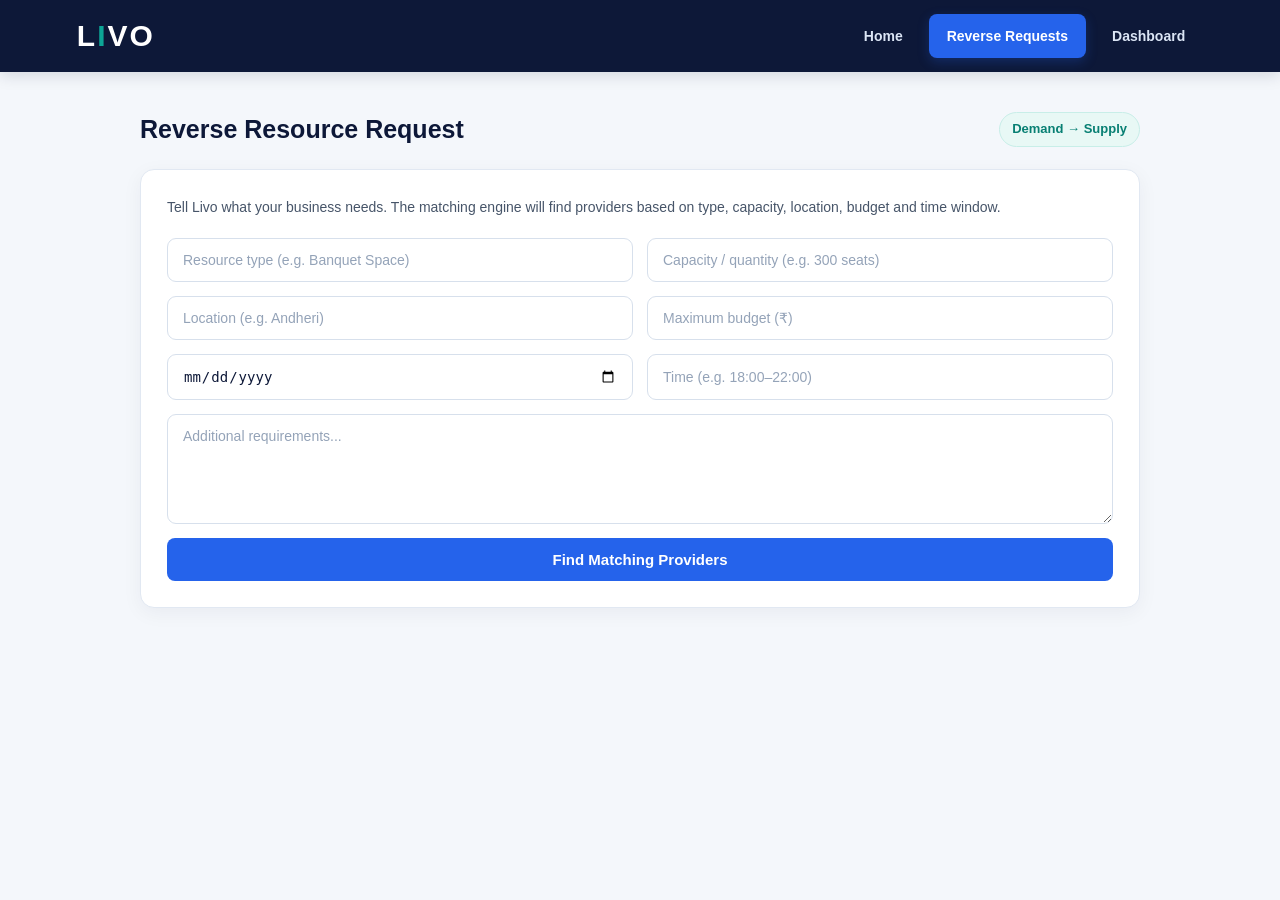
<file: home/reverse_request.html>
<!doctype html>
<html lang="en">
  <head>
    <meta charset="UTF-8" />
    <meta name="viewport" content="width=device-width, initial-scale=1.0" />
    <title>Livo - Reverse Requests</title>
    <link rel="stylesheet" href="reverse_request.css" />
  </head>
  <body>
    <header>
      <div class="logo">
        <a href="marketplace.html">L<span>I</span>VO</a>
      </div>
      <nav class="nav">
        <a href="marketplace.html" class="nav-link">Home</a>
        <a href="reverse_request.html" class="nav-link active"
          >Reverse Requests</a
        >
        <a href="dashboard.html" class="nav-link">Dashboard</a>
      </nav>
    </header>

    <main class="container">
      <section id="requests" class="active-section">
        <div class="title-row">
          <h2>Reverse Resource Request</h2>
          <span class="badge">Demand → Supply</span>
        </div>

        <div class="card" style="margin-bottom: 24px">
          <p style="color: #475569; margin-bottom: 20px">
            Tell Livo what your business needs. The matching engine will find
            providers based on type, capacity, location, budget and time window.
          </p>
          <div class="form">
            <input
              id="reqType"
              placeholder="Resource type (e.g. Banquet Space)"
            />
            <input
              id="reqCapacity"
              placeholder="Capacity / quantity (e.g. 300 seats)"
            />
            <input id="reqLocation" placeholder="Location (e.g. Andheri)" />
            <input id="reqBudget" placeholder="Maximum budget (₹)" />
            <input id="reqDate" type="date" />
            <input id="reqTime" placeholder="Time (e.g. 18:00–22:00)" />
            <textarea
              id="reqNotes"
              class="fullcol"
              placeholder="Additional requirements..."
            ></textarea>
            <button class="btn fullcol" onclick="postRequest()">
              Find Matching Providers
            </button>
          </div>
        </div>

        <div id="matches"></div>
      </section>
    </main>

    <div id="modal" class="modal">
      <div class="modalbox">
        <button class="close" onclick="closeModal()">✕</button>
        <div id="modalContent"></div>
      </div>
    </div>

    <div id="toast" class="toast"></div>

    <script src="reverse_request.js"></script>
  </body>
</html>
</file>
<file: style.css>
/* =====================================================
   LIVO - SHARED WEBSITE CSS
   Login + Business Registration
===================================================== */


/* =====================================================
   GLOBAL RESET
===================================================== */

* {
    margin: 0;
    padding: 0;
    box-sizing: border-box;
}

html {
    scroll-behavior: smooth;
}

body {
    font-family: Arial, Helvetica, sans-serif;
    background: #f4f7fb;
    color: #0d1838;
    line-height: 1.6;
}


/* =====================================================
   NAVBAR
===================================================== */

.livo-navbar {
    height: 72px;
    width: 100%;
    background: #0d1838;

    display: flex;
    align-items: center;
    justify-content: space-between;

    padding: 0 6%;

    box-shadow:
        0 3px 15px rgba(13, 24, 56, 0.15);

    position: sticky;
    top: 0;
    z-index: 1000;
}


/* =====================================================
   LIVO LOGO
===================================================== */

.livo-logo {
    text-decoration: none;

    display: flex;
    align-items: center;

    font-size: 30px;
    font-weight: 800;

    letter-spacing: 2px;
}


/* Individual logo letters */

.logo-l{
    color: white;
}
.logo-i {
    color: #0da596;
}
.logo-v {
    color: white;
}
.logo-o {
    color: white;
}



/* =====================================================
   NAVIGATION
===================================================== */

.livo-nav {
    display: flex;
    align-items: center;
    gap: 10px;
}

.livo-nav a {
    text-decoration: none;

    color: #dbe5f5;

    padding: 10px 18px;

    border-radius: 8px;

    font-size: 14px;
    font-weight: 600;

    transition: all 0.25s ease;
}

.livo-nav a:hover {
    background: rgba(255, 255, 255, 0.1);
    color: #ffffff;
}


/* =====================================================
   AUTH PAGE
   Used by LOGIN page
===================================================== */

.auth-page {
    min-height: calc(100vh - 72px);

    display: flex;
    align-items: center;
    justify-content: center;

    padding: 50px 20px;
}


/* =====================================================
   LOGIN / AUTH CARD
===================================================== */

.auth-card {
    width: min(440px, 100%);

    background: #ffffff;

    border: 1px solid #e1e8f2;

    border-radius: 18px;

    padding: 38px;

    box-shadow:
        0 10px 35px rgba(13, 24, 56, 0.08);
}


/* =====================================================
   AUTH HEADER
===================================================== */

.auth-header {
    text-align: center;

    margin-bottom: 30px;
}

.auth-header h1 {
    color: #0d1838;

    font-size: 30px;

    line-height: 1.25;

    margin-bottom: 8px;
}

.auth-header p {
    color: #64748b;

    font-size: 14px;
}


/* =====================================================
   FORM GROUP
===================================================== */

.form-group {
    margin-bottom: 18px;
}

.form-group label {
    display: block;

    color: #0d1838;

    font-size: 14px;

    font-weight: 600;

    margin-bottom: 7px;
}


/* =====================================================
   REQUIRED / OPTIONAL
===================================================== */

.required {
    color: #dc3545;
    font-weight: 700;
}

.optional {
    color: #94a3b8;

    font-size: 12px;

    font-weight: 400;
}


/* =====================================================
   INPUTS
===================================================== */

.form-group input,
.form-group select,
.form-group textarea {

    width: 100%;

    border: 1px solid #d7e0ec;

    background: #ffffff;

    color: #0d1838;

    border-radius: 9px;

    padding: 12px 14px;

    font-family: inherit;

    font-size: 14px;

    outline: none;

    transition:
        border-color 0.2s ease,
        box-shadow 0.2s ease,
        background 0.2s ease;
}


/* Placeholder */

.form-group input::placeholder,
.form-group textarea::placeholder {
    color: #94a3b8;
}


/* Focus */

.form-group input:focus,
.form-group select:focus,
.form-group textarea:focus {

    border-color: #2563eb;

    box-shadow:
        0 0 0 3px rgba(37, 99, 235, 0.10);
}


/* Textarea */

.form-group textarea {
    min-height: 110px;

    resize: vertical;
}


/* =====================================================
   PASSWORD WRAPPER
===================================================== */

.password-wrapper {
    position: relative;

    width: 100%;
}

.password-wrapper input {
    padding-right: 48px;
}


/* Password eye button */

.password-toggle {
    position: absolute;

    right: 8px;
    top: 50%;

    transform: translateY(-50%);

    width: 36px;
    height: 36px;

    border: none;

    background: transparent;

    color: #64748b;

    cursor: pointer;

    border-radius: 6px;

    display: flex;
    align-items: center;
    justify-content: center;

    transition: all 0.2s ease;
}

.password-toggle:hover {
    background: #eef2f7;

    color: #2563eb;
}


/* =====================================================
   LOGIN FORM OPTIONS
===================================================== */

.form-options {

    display: flex;

    align-items: center;

    justify-content: space-between;

    gap: 15px;

    margin: 8px 0 22px;

    font-size: 13px;
}


/* Remember me */

.remember {

    display: flex;

    align-items: center;

    gap: 7px;

    color: #64748b;

    cursor: pointer;
}

.remember input {
    accent-color: #2563eb;

    cursor: pointer;
}


/* Forgot password */

.forgot-password {

    color: #2563eb;

    text-decoration: none;

    font-weight: 600;
}

.forgot-password:hover {
    text-decoration: underline;
}


/* =====================================================
   PRIMARY BUTTON
===================================================== */

.primary-button {

    width: 100%;

    border: none;

    background: #2563eb;

    color: #ffffff;

    padding: 13px 18px;

    border-radius: 9px;

    font-size: 14px;

    font-weight: 700;

    cursor: pointer;

    transition: all 0.25s ease;
}

.primary-button:hover {

    background: #1d4ed8;

    transform: translateY(-1px);

    box-shadow:
        0 6px 16px rgba(37, 99, 235, 0.25);
}

.primary-button:active {
    transform: translateY(0);
}


/* =====================================================
   DIVIDER
===================================================== */

.divider {

    display: flex;

    align-items: center;

    gap: 12px;

    margin: 27px 0 20px;

    color: #94a3b8;

    font-size: 12px;

    text-align: center;
}

.divider::before,
.divider::after {

    content: "";

    flex: 1;

    height: 1px;

    background: #e2e8f0;
}


/* =====================================================
   SOCIAL LOGIN
===================================================== */

.social-buttons {

    display: flex;

    justify-content: center;

    gap: 12px;
}

.social-button {

    width: 44px;
    height: 44px;

    border: 1px solid #d9e1eb;

    background: #ffffff;

    color: #475569;

    border-radius: 9px;

    cursor: pointer;

    font-size: 17px;

    display: flex;
    align-items: center;
    justify-content: center;

    transition: all 0.25s ease;
}

.social-button:hover {

    border-color: #2563eb;

    color: #2563eb;

    background: #f5f8ff;

    transform: translateY(-2px);
}


/* =====================================================
   AUTH FOOTER
===================================================== */

.auth-footer {

    text-align: center;

    margin-top: 25px;

    color: #64748b;

    font-size: 13px;
}

.auth-footer a {

    color: #2563eb;

    text-decoration: none;

    font-weight: 700;

    margin-left: 4px;
}

.auth-footer a:hover {
    text-decoration: underline;
}


/* =====================================================
   REGISTRATION PAGE
===================================================== */

.registration-card {

    width: min(1050px, 94%);

    margin: 45px auto 70px;

    background: #ffffff;

    border: 1px solid #e1e8f2;

    border-radius: 18px;

    padding: 42px;

    box-shadow:
        0 10px 35px rgba(13, 24, 56, 0.07);
}


/* Registration header */

.registration-card .auth-header {

    padding-bottom: 28px;

    border-bottom: 1px solid #e5eaf1;

    margin-bottom: 30px;
}

.registration-card .auth-header h1 {

    font-size: 30px;

    color: #0d1838;
}

.registration-card .auth-header p {

    max-width: 650px;

    margin: 8px auto 0;

    color: #64748b;
}


/* =====================================================
   FORM SECTION
===================================================== */

.form-section {

    padding: 28px 0;

    border-bottom: 1px solid #e7edf4;
}

.form-section:first-of-type {
    padding-top: 0;
}


/* Section heading */

.form-section-title {

    font-size: 18px;

    color: #0d1838;

    margin-bottom: 20px;

    display: flex;

    align-items: center;

    gap: 10px;
}


/* Small blue line before heading */

.form-section-title::before {

    content: "";

    width: 4px;

    height: 22px;

    background: #2563eb;

    border-radius: 5px;
}


/* =====================================================
   REGISTRATION FORM GRID
===================================================== */

.form-grid {

    display: grid;

    grid-template-columns:
        repeat(2, minmax(0, 1fr));

    gap: 18px 22px;
}


/* Full width field */

.form-full {
    grid-column: 1 / -1;
}


/* =====================================================
   LOCATION
===================================================== */

.location-wrapper {

    position: relative;

    display: flex;

    gap: 8px;
}

.location-wrapper input {

    flex: 1;

    background: #f8fafc;

    cursor: default;
}


/* Location button */

.location-button {

    flex-shrink: 0;

    border: 1px solid #2563eb;

    background: #ffffff;

    color: #2563eb;

    border-radius: 9px;

    padding: 0 15px;

    font-size: 13px;

    font-weight: 600;

    cursor: pointer;

    display: flex;

    align-items: center;

    gap: 7px;

    transition: all 0.25s ease;
}

.location-button:hover {

    background: #2563eb;

    color: #ffffff;

    box-shadow:
        0 5px 12px rgba(37, 99, 235, 0.18);
}


/* Location success text */

.help-text {

    color: #64748b;

    font-size: 13px;

    margin-top: 7px;
}

#locationStatus {

    color: #198754 !important;

    font-weight: 600;
}


/* =====================================================
   RESOURCE GRID
===================================================== */

.resource-grid {

    display: grid;

    grid-template-columns:
        repeat(3, minmax(0, 1fr));

    gap: 12px;
}


/* Resource option */

.resource-option {

    min-height: 55px;

    display: flex;

    align-items: center;

    gap: 9px;

    padding: 13px 14px;

    border: 1px solid #dce4ee;

    background: #f8fafc;

    border-radius: 10px;

    color: #334155;

    font-size: 14px;

    font-weight: 600;

    cursor: pointer;

    transition: all 0.2s ease;
}

.resource-option:hover {

    border-color: #2563eb;

    background: #f5f8ff;

    transform: translateY(-1px);
}


/* Checkbox */

.resource-option input {

    width: 17px;
    height: 17px;

    accent-color: #2563eb;

    cursor: pointer;
}


/* Checked resource */

.resource-option:has(input:checked) {

    border-color: #0da596;

    background: #eefaf8;

    color: #087f73;
}


/* =====================================================
   VERIFICATION BOX
===================================================== */

.verification-box {

    background: #f8fafc;

    border: 1px solid #dfe7f0;

    border-radius: 14px;

    padding: 24px;
}


/* Verification header */

.verification-header {

    display: flex;

    align-items: flex-start;

    gap: 15px;

    margin-bottom: 22px;
}


/* Verification icon */

.verification-icon {

    width: 42px;
    height: 42px;

    flex-shrink: 0;

    border-radius: 50%;

    background: #e8f8f5;

    color: #087f73;

    display: flex;

    align-items: center;
    justify-content: center;

    font-size: 17px;
}

.verification-header h3 {

    color: #0d1838;

    font-size: 16px;

    margin-bottom: 5px;
}

.verification-header p {

    color: #64748b;

    font-size: 13px;

    line-height: 1.5;
}


/* =====================================================
   BUSINESS CARD UPLOAD
===================================================== */

.upload-box {

    background: #ffffff;

    border: 2px dashed #cbd5e1;

    border-radius: 12px;

    padding: 25px;

    text-align: center;

    transition: all 0.25s ease;
}

.upload-box:hover {

    border-color: #2563eb;

    background: #f8fbff;
}


/* Upload icon */

.upload-icon {

    width: 50px;
    height: 50px;

    margin: 0 auto 12px;

    border-radius: 12px;

    background: #eef4ff;

    color: #2563eb;

    display: flex;

    align-items: center;
    justify-content: center;

    font-size: 21px;
}

.upload-box strong {

    display: block;

    color: #0d1838;

    font-size: 15px;

    margin-bottom: 5px;
}

.upload-box p {

    color: #64748b;

    font-size: 13px;

    margin-bottom: 15px;
}


/* File input */

.upload-box input[type="file"] {

    max-width: 100%;

    font-size: 13px;

    color: #475569;

    cursor: pointer;
}


/* =====================================================
   VERIFICATION NOTE
===================================================== */

.verification-note {

    margin-top: 16px;

    padding: 13px 15px;

    background: #fffdf2;

    border: 1px solid #f1e7a8;

    border-radius: 9px;

    color: #665d20;

    font-size: 13px;

    line-height: 1.6;
}

.verification-note strong {
    color: #514a18;
}


/* =====================================================
   TERMS
===================================================== */

.terms {

    display: flex;

    align-items: flex-start;

    gap: 9px;

    margin: 28px 0 20px;

    color: #64748b;

    font-size: 13px;

    line-height: 1.5;
}

.terms input {

    width: 17px;
    height: 17px;

    flex-shrink: 0;

    margin-top: 2px;

    accent-color: #2563eb;

    cursor: pointer;
}

.terms label {
    cursor: pointer;
}

.terms a {

    color: #2563eb;

    text-decoration: none;

    font-weight: 600;
}

.terms a:hover {
    text-decoration: underline;
}


/* =====================================================
   REGISTRATION BUTTON
===================================================== */

.registration-card > form > .primary-button {

    margin-top: 4px;
}


/* =====================================================
   SELECT DROPDOWN
===================================================== */

select {

    cursor: pointer;
}

select option {

    color: #0d1838;

    background: #ffffff;
}


/* =====================================================
   SCROLLBAR
===================================================== */

::-webkit-scrollbar {
    width: 8px;
}

::-webkit-scrollbar-track {
    background: #f1f5f9;
}

::-webkit-scrollbar-thumb {

    background: #b8c5d6;

    border-radius: 10px;
}

::-webkit-scrollbar-thumb:hover {
    background: #94a3b8;
}


/* =====================================================
   RESPONSIVE - TABLET
===================================================== */

@media (max-width: 900px) {

    .livo-navbar {
        padding: 0 4%;
    }

    .registration-card {

        width: 94%;

        padding: 32px;
    }

    .resource-grid {

        grid-template-columns:
            repeat(2, minmax(0, 1fr));
    }

}


/* =====================================================
   RESPONSIVE - MOBILE
===================================================== */

@media (max-width: 650px) {

    /* Navbar */

    .livo-navbar {

        height: auto;

        min-height: 70px;

        padding: 12px 18px;

        flex-direction: column;

        gap: 10px;
    }


    .livo-logo {
        font-size: 27px;
    }


    .livo-nav {

        width: 100%;

        justify-content: center;
    }


    .livo-nav a {

        font-size: 12px;

        padding: 8px 14px;
    }


    /* Login */

    .auth-page {

        padding: 30px 16px;
    }


    .auth-card {

        padding: 28px 22px;

        border-radius: 14px;
    }


    .auth-header h1 {

        font-size: 26px;
    }


    /* Registration */

    .registration-card {

        width: 94%;

        margin: 25px auto 40px;

        padding: 26px 20px;

        border-radius: 14px;
    }


    .registration-card .auth-header h1 {

        font-size: 25px;
    }


    .form-grid {

        grid-template-columns: 1fr;

        gap: 15px;
    }


    .form-full {

        grid-column: auto;
    }


    .form-section {

        padding: 23px 0;
    }


    .form-section-title {

        font-size: 17px;
    }


    /* Resources */

    .resource-grid {

        grid-template-columns: 1fr;
    }


    /* Location */

    .location-wrapper {

        flex-direction: column;
    }


    .location-button {

        min-height: 44px;

        justify-content: center;
    }


    /* Verification */

    .verification-box {

        padding: 18px;
    }


    .verification-header {

        gap: 11px;
    }


    .verification-header h3 {

        font-size: 15px;
    }


    /* Upload */

    .upload-box {

        padding: 20px 14px;
    }


    /* Terms */

    .terms {

        font-size: 12px;
    }

}


/* =====================================================
   VERY SMALL DEVICES
===================================================== */

@media (max-width: 400px) {

    .registration-card {

        width: 96%;

        padding: 22px 16px;
    }

    .auth-card {

        padding: 24px 18px;
    }

    .auth-header h1 {

        font-size: 24px;
    }

    .registration-card .auth-header h1 {

        font-size: 22px;
    }

}

/* ================================
   LIVO LOGIN PAGE
   Animated Background Circles
================================ */

* {
    margin: 0;
    padding: 0;
    box-sizing: border-box;
}

body {
    font-family: Arial, Helvetica, sans-serif;
    min-height: 100vh;
    background: #f5f7fb;
    
}

/* Main login page */
.auth-page {
    min-height: 100vh;
    display: flex;
    align-items: center;
    justify-content: center;
    position: relative;
    
}

/* ================================
   ANIMATED BACKGROUND CIRCLES
================================ */

/* Common circle style */
.auth-page::before,
.auth-page::after {
    content: "";
    position: absolute;
    border-radius: 50%;
    z-index: 0;
    pointer-events: none;
}

/* Blue circle */
.auth-page::before {
    width: 90px;
    height: 90px;

    background: rgba(37, 99, 235, 0.18);

    left: 5%;
    top: 65%;

    animation: moveCircle1 8s ease-in-out infinite alternate;
}

/* Teal/blue circle */
.auth-page::after {
    width: 75px;
    height: 75px;

    background: rgba(13, 165, 150, 0.18);

    right: 5%;
    top: 45%;

    animation: moveCircle2 10s ease-in-out infinite alternate;
}


/* ================================
   EXTRA FLOATING CIRCLES
================================ */

.auth-page .floating-circle {
    position: absolute;
    border-radius: 50%;
    pointer-events: none;
    z-index: 0;
}

/* Small blue circle */
.circle-1 {
    width: 25px;
    height: 25px;
    background: rgba(37, 99, 235, 0.45);

    top: 20%;
    left: 12%;

    animation: float1 6s ease-in-out infinite;
}

/* Small teal circle */
.circle-2 {
    width: 18px;
    height: 18px;
    background: rgba(13, 165, 150, 0.40);

    bottom: 18%;
    right: 15%;

    animation: float2 7s ease-in-out infinite;
}

/* Large soft circle */
.circle-3 {
    width: 160px;
    height: 160px;
    background: rgba(37, 99, 235, 0.06);

    top: -50px;
    right: 20%;

    animation: float3 12s ease-in-out infinite;
}


/* ================================
   CIRCLE ANIMATIONS
================================ */

@keyframes moveCircle1 {

    0% {
        transform: translate(0, 0);
    }

    50% {
        transform: translate(70px, -40px);
    }

    100% {
        transform: translate(140px, 20px);
    }
}

@keyframes moveCircle2 {

    0% {
        transform: translate(0, 0);
    }

    50% {
        transform: translate(-80px, 50px);
    }

    100% {
        transform: translate(-30px, 120px);
    }
}

@keyframes float1 {

    0%,
    100% {
        transform: translate(0, 0);
    }

    50% {
        transform: translate(40px, -50px);
    }
}

@keyframes float2 {

    0%,
    100% {
        transform: translate(0, 0);
    }

    50% {
        transform: translate(-45px, -35px);
    }
}

.btn.primary{
    text-decoration: none;
    color: white;
}
</file>
<file: home/dashboard.css>
/* =====================================================
   LIVO - HOSPITALITY RESOURCE EXCHANGE
   Dashboard CSS
===================================================== */

/* =====================================================
   GLOBAL RESET
===================================================== */

* {
    margin: 0;
    padding: 0;
    box-sizing: border-box;
}

html {
    scroll-behavior: smooth;
}

body {
    font-family: Arial, Helvetica, sans-serif;
    background: #f4f7fb;
    color: #0d1838;
    line-height: 1.6;
}

/* =====================================================
   HEADER
===================================================== */

header {
    height: 72px;
    background: #0d1838;
    display: flex;
    align-items: center;
    justify-content: space-between;
    padding: 0 6%;
    box-shadow: 0 3px 15px rgba(13, 24, 56, 0.15);
    position: sticky;
    top: 0;
    z-index: 1000;
}

/* =====================================================
   LOGO
===================================================== */

.logo a {
    font-size: 30px;
    font-weight: 800;
    letter-spacing: 2px;
    color: #ffffff;
    text-decoration: none;
}

.logo span {
    color: #0da596;
}

/* =====================================================
   NAVIGATION
===================================================== */

.nav {
    display: flex;
    align-items: center;
    gap: 8px;
}

.nav a,
.nav button {
    text-decoration: none;
    border: none;
    background: transparent;
    color: #dbe5f5;
    padding: 11px 18px;
    border-radius: 8px;
    font-size: 14px;
    font-weight: 600;
    cursor: pointer;
    transition: all 0.25s ease;
    display: inline-block;
}

.nav a:hover,
.nav button:hover {
    background: rgba(255, 255, 255, 0.1);
    color: #ffffff;
}

.nav a.active,
.nav button.active {
    background: #2563eb;
    color: #ffffff;
    box-shadow: 0 4px 12px rgba(37, 99, 235, 0.25);
}

/* =====================================================
   MAIN CONTAINER
===================================================== */

.container {
    width: min(1200px, 92%);
    margin: 0 auto;
    padding: 40px 0 70px;
    animation: fadeIn 0.35s ease;
}

/* =====================================================
   TITLE ROW
===================================================== */

.title-row {
    display: flex;
    align-items: center;
    justify-content: space-between;
    gap: 20px;
    margin-bottom: 25px;
}

.title-row h2 {
    color: #0d1838;
    font-size: 26px;
    line-height: 1.3;
}

/* =====================================================
   BADGE
===================================================== */

.badge {
    display: inline-flex;
    align-items: center;
    gap: 5px;
    background: #e8f8f5;
    color: #087f73;
    border: 1px solid #c8eee8;
    padding: 6px 13px;
    border-radius: 20px;
    font-size: 13px;
    font-weight: 700;
}

/* =====================================================
   DASHBOARD STATS
===================================================== */

.stats {
    display: grid;
    grid-template-columns: repeat(4, minmax(0, 1fr));
    gap: 16px;
    margin-bottom: 26px;
}

.stat {
    display: flex;
    flex-direction: column;
    gap: 6px;
}

.stat small {
    color: #64748b;
    font-size: 13px;
    font-weight: 600;
}

.stat strong {
    color: #0d1838;
    font-size: 30px;
    line-height: 1.2;
}

/* =====================================================
   GRID & CARDS
===================================================== */

.grid {
    display: grid;
    grid-template-columns: repeat(3, minmax(0, 1fr));
    gap: 20px;
}

.card {
    background: #ffffff;
    border: 1px solid #e1e8f2;
    border-radius: 14px;
    padding: 24px;
    box-shadow: 0 5px 20px rgba(13, 24, 56, 0.05);
    transition: transform 0.25s ease, box-shadow 0.25s ease;
}

.card:hover {
    transform: translateY(-3px);
    box-shadow: 0 10px 28px rgba(13, 24, 56, 0.09);
}

.card h3 {
    color: #0d1838;
    font-size: 18px;
    margin-bottom: 14px;
}

.card p {
    color: #475569;
    font-size: 14px;
    line-height: 1.5;
}

.card hr {
    border: none;
    border-top: 1px solid #e5eaf1;
    margin: 18px 0;
}

/* =====================================================
   PROGRESS BARS
===================================================== */

.progress-bar-bg {
    background: #e2e8f0;
    border-radius: 8px;
    height: 12px;
    overflow: hidden;
    margin: 6px 0 4px;
}

.progress-bar-fill {
    height: 100%;
    border-radius: 8px;
    transition: width 0.6s ease;
}

/* =====================================================
   META TEXT & PRICE
===================================================== */

.meta {
    color: #64748b;
    font-size: 13px;
    margin: 6px 0;
}

.price {
    color: #0da596;
    font-size: 25px;
    font-weight: 800;
    margin: 10px 0 16px;
}

/* =====================================================
   BUTTONS
===================================================== */

.btn {
    border: none;
    background: #2563eb;
    color: #ffffff;
    padding: 12px 18px;
    border-radius: 8px;
    font-size: 14px;
    font-weight: 600;
    cursor: pointer;
    transition: all 0.25s ease;
    display: inline-block;
    text-align: center;
}

.btn:hover {
    background: #1d4ed8;
    transform: translateY(-1px);
    box-shadow: 0 5px 14px rgba(37, 99, 235, 0.22);
}

.btn.green {
    background: #0da596;
}

.btn.green:hover {
    background: #087f73;
    box-shadow: 0 5px 14px rgba(13, 165, 150, 0.25);
}

.btn.secondary {
    background: #eef2f7;
    color: #0d1838;
    border: 1px solid #d9e1eb;
}

.btn.secondary:hover {
    background: #e2e8f0;
    box-shadow: none;
}

/* =====================================================
   TOAST
===================================================== */

.toast {
    position: fixed;
    right: 25px;
    bottom: 25px;
    background: #0d1838;
    color: #ffffff;
    padding: 13px 18px;
    border-radius: 9px;
    font-size: 14px;
    box-shadow: 0 8px 25px rgba(13, 24, 56, 0.2);
    opacity: 0;
    transform: translateY(15px);
    pointer-events: none;
    transition: all 0.3s ease;
    z-index: 3000;
}

.toast.show {
    opacity: 1;
    transform: translateY(0);
}

/* =====================================================
   ANIMATION & SCROLLBAR
===================================================== */

@keyframes fadeIn {
    from {
        opacity: 0;
        transform: translateY(8px);
    }
    to {
        opacity: 1;
        transform: translateY(0);
    }
}

::-webkit-scrollbar {
    width: 8px;
}

::-webkit-scrollbar-track {
    background: #f1f5f9;
}

::-webkit-scrollbar-thumb {
    background: #b8c5d6;
    border-radius: 10px;
}

::-webkit-scrollbar-thumb:hover {
    background: #94a3b8;
}

/* =====================================================
   RESPONSIVE - TABLET
===================================================== */

@media (max-width: 900px) {
    header {
        padding: 0 4%;
    }

    .container {
        width: 94%;
    }

    .grid {
        grid-template-columns: repeat(2, minmax(0, 1fr));
    }

    .stats {
        grid-template-columns: repeat(2, minmax(0, 1fr));
    }
}

/* =====================================================
   RESPONSIVE - MOBILE
===================================================== */

@media (max-width: 650px) {
    header {
        height: auto;
        min-height: 70px;
        padding: 12px 18px;
        flex-direction: column;
        gap: 10px;
    }

    .logo a {
        font-size: 27px;
    }

    .nav {
        width: 100%;
        overflow-x: auto;
        justify-content: flex-start;
        padding-bottom: 2px;
    }

    .nav a,
    .nav button {
        white-space: nowrap;
        font-size: 12px;
        padding: 9px 12px;
    }

    .container {
        width: 92%;
        padding-top: 25px;
    }

    .title-row {
        align-items: flex-start;
        flex-direction: column;
        gap: 12px;
    }

    .title-row h2 {
        font-size: 22px;
    }

    .grid {
        grid-template-columns: 1fr;
    }

    .stats {
        grid-template-columns: repeat(2, minmax(0, 1fr));
        gap: 10px;
    }

    .stat {
        padding: 17px;
    }

    .stat strong {
        font-size: 23px;
    }

    .toast {
        left: 18px;
        right: 18px;
        bottom: 18px;
        text-align: center;
    }
}

/* =====================================================
   SMALL MOBILE
===================================================== */

@media (max-width: 400px) {
    .stats {
        grid-template-columns: 1fr;
    }

    .nav a,
    .nav button {
        padding: 8px 10px;
    }
}
</file>
<file: home/marketplace.css>
/* =====================================================
   LIVO - HOSPITALITY RESOURCE EXCHANGE
   Marketplace CSS
===================================================== */

/* =====================================================
   GLOBAL RESET
===================================================== */

* {
    margin: 0;
    padding: 0;
    box-sizing: border-box;
}

html {
    scroll-behavior: smooth;
}

body {
    font-family: Arial, Helvetica, sans-serif;
    background: #f4f7fb;
    color: #0d1838;
    line-height: 1.6;
}

/* =====================================================
   HEADER
===================================================== */

header {
    height: 72px;
    background: #0d1838;
    display: flex;
    align-items: center;
    justify-content: space-between;
    padding: 0 6%;
    box-shadow: 0 3px 15px rgba(13, 24, 56, 0.15);
    position: sticky;
    top: 0;
    z-index: 1000;
}

/* =====================================================
   LOGO
===================================================== */

.logo a {
    font-size: 30px;
    font-weight: 800;
    letter-spacing: 2px;
    color: #ffffff;
    text-decoration: none;
}

.logo span {
    color: #0da596;
}

/* =====================================================
   NAVIGATION
===================================================== */

.nav {
    display: flex;
    align-items: center;
    gap: 8px;
}

.nav a,
.nav button {
    text-decoration: none;
    border: none;
    background: transparent;
    color: #dbe5f5;
    padding: 11px 18px;
    border-radius: 8px;
    font-size: 14px;
    font-weight: 600;
    cursor: pointer;
    transition: all 0.25s ease;
    display: inline-block;
}

.nav a:hover,
.nav button:hover {
    background: rgba(255, 255, 255, 0.1);
    color: #ffffff;
}

.nav a.active,
.nav button.active {
    background: #2563eb;
    color: #ffffff;
    box-shadow: 0 4px 12px rgba(37, 99, 235, 0.25);
}

/* =====================================================
   MAIN CONTAINER
===================================================== */

.container {
    width: min(1200px, 92%);
    margin: 0 auto;
    padding: 40px 0 70px;
}

/* =====================================================
   HERO
===================================================== */

.hero {
    background: #ffffff;
    border-radius: 18px;
    padding: 45px 50px;
    margin-bottom: 32px;
    border: 1px solid #e1e8f2;
    box-shadow: 0 8px 30px rgba(13, 24, 56, 0.06);
    position: relative;
    overflow: hidden;
    animation: fadeIn 0.35s ease;
}

.hero::before {
    content: "";
    position: absolute;
    top: 0;
    left: 0;
    width: 6px;
    height: 100%;
    background: #0da596;
}

.hero h1 {
    font-size: 40px;
    line-height: 1.2;
    margin-bottom: 15px;
    color: #0d1838;
}

.hero p {
    max-width: 760px;
    color: #475569;
    font-size: 16px;
    margin-bottom: 25px;
}

.hero p b {
    color: #2563eb;
}

/* =====================================================
   PILLS
===================================================== */

.pills {
    display: flex;
    flex-wrap: wrap;
    gap: 10px;
}

.pill {
    background: #eef4ff;
    color: #2563eb;
    border: 1px solid #d8e5ff;
    padding: 8px 13px;
    border-radius: 20px;
    font-size: 13px;
    font-weight: 600;
}

/* =====================================================
   TITLE ROW
===================================================== */

.title-row {
    display: flex;
    align-items: center;
    justify-content: space-between;
    gap: 20px;
    margin-bottom: 22px;
}

.title-row h2 {
    color: #0d1838;
    font-size: 25px;
    line-height: 1.3;
}

/* =====================================================
   BUTTONS
===================================================== */

.btn {
    display: inline-block;
    text-decoration: none;
    border: none;
    background: #2563eb;
    color: #ffffff;
    padding: 11px 18px;
    border-radius: 8px;
    font-size: 14px;
    font-weight: 600;
    cursor: pointer;
    transition: all 0.25s ease;
    text-align: center;
}

.btn:hover {
    background: #1d4ed8;
    transform: translateY(-1px);
    box-shadow: 0 5px 14px rgba(37, 99, 235, 0.22);
}

.btn.green {
    background: #0da596;
}

.btn.green:hover {
    background: #087f73;
    box-shadow: 0 5px 14px rgba(13, 165, 150, 0.25);
}

.btn.secondary {
    background: #eef2f7;
    color: #0d1838;
    border: 1px solid #d9e1eb;
}

.btn.secondary:hover {
    background: #e2e8f0;
    box-shadow: none;
}

.btn.fullcol {
    width: 100%;
}

/* =====================================================
   TOOLBAR
===================================================== */

.toolbar {
    display: grid;
    grid-template-columns: 2fr 1fr 1fr;
    gap: 12px;
    margin-bottom: 25px;
}

.toolbar input,
.toolbar select {
    width: 100%;
    border: 1px solid #d7e0ec;
    background: #ffffff;
    color: #0d1838;
    border-radius: 9px;
    padding: 12px 14px;
    font-size: 14px;
    outline: none;
    transition: all 0.2s ease;
}

.toolbar input::placeholder {
    color: #94a3b8;
}

.toolbar input:focus,
.toolbar select:focus {
    border-color: #2563eb;
    box-shadow: 0 0 0 3px rgba(37, 99, 235, 0.10);
}

/* =====================================================
   RESOURCE GRID
===================================================== */

.grid {
    display: grid;
    grid-template-columns: repeat(3, minmax(0, 1fr));
    gap: 18px;
    animation: fadeIn 0.35s ease;
}

/* =====================================================
   CARDS
===================================================== */

.card {
    background: #ffffff;
    border: 1px solid #e1e8f2;
    border-radius: 14px;
    padding: 22px;
    box-shadow: 0 5px 20px rgba(13, 24, 56, 0.05);
    transition: transform 0.25s ease, box-shadow 0.25s ease;
}

.card:hover {
    transform: translateY(-3px);
    box-shadow: 0 10px 28px rgba(13, 24, 56, 0.09);
}

.card h3 {
    color: #0d1838;
    font-size: 17px;
    margin-bottom: 12px;
}

.card p {
    color: #475569;
    font-size: 14px;
}

.card hr {
    border: none;
    border-top: 1px solid #e5eaf1;
    margin: 18px 0;
}

/* =====================================================
   RESOURCE CARDS
===================================================== */

.resource-card {
    background: #ffffff;
    border: 1px solid #e1e8f2;
    border-radius: 14px;
    overflow: hidden;
    box-shadow: 0 5px 20px rgba(13, 24, 56, 0.05);
    transition: all 0.25s ease;
}

.resource-card:hover {
    transform: translateY(-4px);
    box-shadow: 0 12px 28px rgba(13, 24, 56, 0.10);
}

.resource-image {
    height: 150px;
    display: flex;
    align-items: center;
    justify-content: center;
    background: linear-gradient(135deg, #eaf1ff, #e9f8f6);
    font-size: 45px;
}

.resource-content {
    padding: 20px;
}

.resource-content h3 {
    font-size: 18px;
    color: #0d1838;
    margin-bottom: 7px;
}

.resource-content .meta {
    color: #64748b;
    font-size: 13px;
    margin-bottom: 5px;
}

.resource-content .price {
    color: #0da596;
    font-size: 19px;
    font-weight: 700;
    margin: 10px 0;
}

/* =====================================================
   BADGES & META
===================================================== */

.badge {
    display: inline-flex;
    align-items: center;
    gap: 5px;
    background: #e8f8f5;
    color: #087f73;
    border: 1px solid #c8eee8;
    padding: 6px 11px;
    border-radius: 20px;
    font-size: 12px;
    font-weight: 700;
}

.meta {
    color: #64748b;
    font-size: 13px;
    margin: 7px 0;
}

.price {
    color: #0da596;
    font-size: 25px;
    font-weight: 800;
    margin: 10px 0 15px;
}

/* =====================================================
   MODAL
===================================================== */

.modal {
    position: fixed;
    inset: 0;
    background: rgba(13, 24, 56, 0.55);
    display: none;
    align-items: center;
    justify-content: center;
    padding: 20px;
    z-index: 2000;
    backdrop-filter: blur(3px);
}

.modal.show {
    display: flex;
}

.modalbox {
    width: min(550px, 100%);
    max-height: 90vh;
    overflow-y: auto;
    background: #ffffff;
    border-radius: 16px;
    padding: 28px;
    position: relative;
    box-shadow: 0 20px 60px rgba(13, 24, 56, 0.25);
    animation: modalOpen 0.25s ease;
}

@keyframes modalOpen {
    from {
        opacity: 0;
        transform: translateY(15px) scale(0.98);
    }
    to {
        opacity: 1;
        transform: translateY(0) scale(1);
    }
}

.close {
    position: absolute;
    top: 15px;
    right: 15px;
    width: 34px;
    height: 34px;
    border: none;
    border-radius: 50%;
    background: #eef2f7;
    color: #475569;
    font-size: 17px;
    cursor: pointer;
}

.close:hover {
    background: #e2e8f0;
    color: #0d1838;
}

/* =====================================================
   TOAST
===================================================== */

.toast {
    position: fixed;
    right: 25px;
    bottom: 25px;
    background: #0d1838;
    color: #ffffff;
    padding: 13px 18px;
    border-radius: 9px;
    font-size: 14px;
    box-shadow: 0 8px 25px rgba(13, 24, 56, 0.2);
    opacity: 0;
    transform: translateY(15px);
    pointer-events: none;
    transition: all 0.3s ease;
    z-index: 3000;
}

.toast.show {
    opacity: 1;
    transform: translateY(0);
}

/* =====================================================
   ANIMATIONS & SCROLLBAR
===================================================== */

@keyframes fadeIn {
    from {
        opacity: 0;
        transform: translateY(8px);
    }
    to {
        opacity: 1;
        transform: translateY(0);
    }
}

::-webkit-scrollbar {
    width: 8px;
}

::-webkit-scrollbar-track {
    background: #f1f5f9;
}

::-webkit-scrollbar-thumb {
    background: #b8c5d6;
    border-radius: 10px;
}

::-webkit-scrollbar-thumb:hover {
    background: #94a3b8;
}

/* =====================================================
   RESPONSIVE - TABLET
===================================================== */

@media (max-width: 900px) {
    header {
        padding: 0 4%;
    }

    .container {
        width: 94%;
    }

    .grid {
        grid-template-columns: repeat(2, minmax(0, 1fr));
    }

    .hero {
        padding: 35px;
    }

    .hero h1 {
        font-size: 34px;
    }
}

/* =====================================================
   RESPONSIVE - MOBILE
===================================================== */

@media (max-width: 650px) {
    header {
        height: auto;
        min-height: 70px;
        padding: 12px 18px;
        flex-direction: column;
        gap: 10px;
    }

    .logo a {
        font-size: 27px;
    }

    .nav {
        width: 100%;
        overflow-x: auto;
        justify-content: flex-start;
        padding-bottom: 2px;
    }

    .nav a,
    .nav button {
        white-space: nowrap;
        font-size: 12px;
        padding: 9px 12px;
    }

    .container {
        width: 92%;
        padding-top: 25px;
    }

    .hero {
        padding: 30px 24px;
        border-radius: 14px;
    }

    .hero h1 {
        font-size: 29px;
    }

    .hero p {
        font-size: 14px;
    }

    .title-row {
        align-items: flex-start;
        flex-direction: column;
        gap: 12px;
    }

    .title-row h2 {
        font-size: 22px;
    }

    .title-row .btn {
        width: 100%;
    }

    .toolbar {
        grid-template-columns: 1fr;
    }

    .grid {
        grid-template-columns: 1fr;
    }

    .pills {
        gap: 7px;
    }

    .pill {
        font-size: 11px;
        padding: 7px 9px;
    }

    .modalbox {
        padding: 23px 18px;
    }

    .toast {
        left: 18px;
        right: 18px;
        bottom: 18px;
        text-align: center;
    }
}

/* =====================================================
   SMALL MOBILE
===================================================== */

@media (max-width: 400px) {
    .hero h1 {
        font-size: 26px;
    }

    .nav a,
    .nav button {
        padding: 8px 10px;
    }
}
</file>
<file: home/reverse_request.css>
/* =====================================================
   LIVO - HOSPITALITY RESOURCE EXCHANGE
   Reverse Request CSS
===================================================== */

/* =====================================================
   GLOBAL RESET
===================================================== */

* {
    margin: 0;
    padding: 0;
    box-sizing: border-box;
}

html {
    scroll-behavior: smooth;
}

body {
    font-family: Arial, Helvetica, sans-serif;
    background: #f4f7fb;
    color: #0d1838;
    line-height: 1.6;
}

/* =====================================================
   HEADER
===================================================== */

header {
    height: 72px;
    background: #0d1838;
    display: flex;
    align-items: center;
    justify-content: space-between;
    padding: 0 6%;
    box-shadow: 0 3px 15px rgba(13, 24, 56, 0.15);
    position: sticky;
    top: 0;
    z-index: 1000;
}

/* =====================================================
   LOGO
===================================================== */

.logo a {
    font-size: 30px;
    font-weight: 800;
    letter-spacing: 2px;
    color: #ffffff;
    text-decoration: none;
}

.logo span {
    color: #0da596;
}

/* =====================================================
   NAVIGATION
===================================================== */

.nav {
    display: flex;
    align-items: center;
    gap: 8px;
}

.nav a,
.nav button {
    text-decoration: none;
    border: none;
    background: transparent;
    color: #dbe5f5;
    padding: 11px 18px;
    border-radius: 8px;
    font-size: 14px;
    font-weight: 600;
    cursor: pointer;
    transition: all 0.25s ease;
    display: inline-block;
}

.nav a:hover,
.nav button:hover {
    background: rgba(255, 255, 255, 0.1);
    color: #ffffff;
}

.nav a.active,
.nav button.active {
    background: #2563eb;
    color: #ffffff;
    box-shadow: 0 4px 12px rgba(37, 99, 235, 0.25);
}

/* =====================================================
   MAIN CONTAINER
===================================================== */

.container {
    width: min(1000px, 92%);
    margin: 0 auto;
    padding: 40px 0 70px;
    animation: fadeIn 0.35s ease;
}

/* =====================================================
   TITLE ROW
===================================================== */

.title-row {
    display: flex;
    align-items: center;
    justify-content: space-between;
    gap: 20px;
    margin-bottom: 22px;
}

.title-row h2 {
    color: #0d1838;
    font-size: 25px;
    line-height: 1.3;
}

/* =====================================================
   BADGES
===================================================== */

.badge {
    display: inline-flex;
    align-items: center;
    gap: 5px;
    background: #e8f8f5;
    color: #087f73;
    border: 1px solid #c8eee8;
    padding: 6px 12px;
    border-radius: 20px;
    font-size: 13px;
    font-weight: 700;
}

/* =====================================================
   CARDS
===================================================== */

.card {
    background: #ffffff;
    border: 1px solid #e1e8f2;
    border-radius: 14px;
    padding: 26px;
    box-shadow: 0 5px 20px rgba(13, 24, 56, 0.05);
    transition: transform 0.25s ease, box-shadow 0.25s ease;
}

.card:hover {
    transform: translateY(-2px);
    box-shadow: 0 8px 24px rgba(13, 24, 56, 0.08);
}

.card h3 {
    color: #0d1838;
    font-size: 18px;
    margin-bottom: 12px;
}

.card p {
    color: #475569;
    font-size: 14px;
}

/* =====================================================
   FORMS
===================================================== */

.form {
    display: grid;
    grid-template-columns: repeat(2, minmax(0, 1fr));
    gap: 14px;
}

.form input,
.form textarea,
.form select {
    width: 100%;
    border: 1px solid #d7e0ec;
    background: #ffffff;
    color: #0d1838;
    border-radius: 9px;
    padding: 13px 15px;
    font-size: 14px;
    outline: none;
    transition: all 0.2s ease;
}

.form input::placeholder,
.form textarea::placeholder {
    color: #94a3b8;
}

.form input:focus,
.form textarea:focus,
.form select:focus {
    border-color: #2563eb;
    box-shadow: 0 0 0 3px rgba(37, 99, 235, 0.10);
}

.form textarea {
    min-height: 110px;
    resize: vertical;
    font-family: inherit;
}

.fullcol {
    grid-column: 1 / -1;
}

/* =====================================================
   BUTTONS
===================================================== */

.btn {
    display: inline-block;
    border: none;
    background: #2563eb;
    color: #ffffff;
    padding: 13px 20px;
    border-radius: 8px;
    font-size: 15px;
    font-weight: 600;
    cursor: pointer;
    transition: all 0.25s ease;
    text-align: center;
    text-decoration: none;
}

.btn:hover {
    background: #1d4ed8;
    transform: translateY(-1px);
    box-shadow: 0 5px 14px rgba(37, 99, 235, 0.22);
}

.btn.green {
    background: #0da596;
}

.btn.green:hover {
    background: #087f73;
    box-shadow: 0 5px 14px rgba(13, 165, 150, 0.25);
}

.btn.secondary {
    background: #eef2f7;
    color: #0d1838;
    border: 1px solid #d9e1eb;
}

.btn.secondary:hover {
    background: #e2e8f0;
    box-shadow: none;
}

.btn.fullcol {
    width: 100%;
}

/* =====================================================
   MATCH CARDS & RESULTS
===================================================== */

.match-card {
    background: #ffffff;
    border: 1px solid #dce5f0;
    border-radius: 14px;
    padding: 22px;
    margin-bottom: 16px;
    box-shadow: 0 5px 18px rgba(13, 24, 56, 0.05);
    animation: fadeIn 0.35s ease;
}

.match-card h3 {
    color: #0d1838;
    margin-bottom: 7px;
    font-size: 19px;
}

.match-score {
    display: inline-block;
    background: #e8f8f5;
    color: #087f73;
    border-radius: 20px;
    padding: 6px 12px;
    font-size: 13px;
    font-weight: 700;
}

.meta {
    color: #64748b;
    font-size: 13px;
    margin: 6px 0;
}

.price {
    color: #0da596;
    font-size: 22px;
    font-weight: 800;
    margin: 10px 0 14px;
}

/* =====================================================
   MODAL
===================================================== */

.modal {
    position: fixed;
    inset: 0;
    background: rgba(13, 24, 56, 0.55);
    display: none;
    align-items: center;
    justify-content: center;
    padding: 20px;
    z-index: 2000;
    backdrop-filter: blur(3px);
}

.modal.show {
    display: flex;
}

.modalbox {
    width: min(550px, 100%);
    max-height: 90vh;
    overflow-y: auto;
    background: #ffffff;
    border-radius: 16px;
    padding: 28px;
    position: relative;
    box-shadow: 0 20px 60px rgba(13, 24, 56, 0.25);
    animation: modalOpen 0.25s ease;
}

@keyframes modalOpen {
    from {
        opacity: 0;
        transform: translateY(15px) scale(0.98);
    }
    to {
        opacity: 1;
        transform: translateY(0) scale(1);
    }
}

.close {
    position: absolute;
    top: 15px;
    right: 15px;
    width: 34px;
    height: 34px;
    border: none;
    border-radius: 50%;
    background: #eef2f7;
    color: #475569;
    font-size: 17px;
    cursor: pointer;
}

.close:hover {
    background: #e2e8f0;
    color: #0d1838;
}

/* =====================================================
   TOAST
===================================================== */

.toast {
    position: fixed;
    right: 25px;
    bottom: 25px;
    background: #0d1838;
    color: #ffffff;
    padding: 13px 18px;
    border-radius: 9px;
    font-size: 14px;
    box-shadow: 0 8px 25px rgba(13, 24, 56, 0.2);
    opacity: 0;
    transform: translateY(15px);
    pointer-events: none;
    transition: all 0.3s ease;
    z-index: 3000;
}

.toast.show {
    opacity: 1;
    transform: translateY(0);
}

/* =====================================================
   ANIMATION & SCROLLBAR
===================================================== */

@keyframes fadeIn {
    from {
        opacity: 0;
        transform: translateY(8px);
    }
    to {
        opacity: 1;
        transform: translateY(0);
    }
}

::-webkit-scrollbar {
    width: 8px;
}

::-webkit-scrollbar-track {
    background: #f1f5f9;
}

::-webkit-scrollbar-thumb {
    background: #b8c5d6;
    border-radius: 10px;
}

::-webkit-scrollbar-thumb:hover {
    background: #94a3b8;
}

/* =====================================================
   RESPONSIVE - MOBILE
===================================================== */

@media (max-width: 650px) {
    header {
        height: auto;
        min-height: 70px;
        padding: 12px 18px;
        flex-direction: column;
        gap: 10px;
    }

    .logo a {
        font-size: 27px;
    }

    .nav {
        width: 100%;
        overflow-x: auto;
        justify-content: flex-start;
        padding-bottom: 2px;
    }

    .nav a,
    .nav button {
        white-space: nowrap;
        font-size: 12px;
        padding: 9px 12px;
    }

    .container {
        width: 92%;
        padding-top: 25px;
    }

    .title-row {
        align-items: flex-start;
        flex-direction: column;
        gap: 12px;
    }

    .title-row h2 {
        font-size: 22px;
    }

    .form {
        grid-template-columns: 1fr;
    }

    .fullcol {
        grid-column: auto;
    }

    .modalbox {
        padding: 23px 18px;
    }

    .toast {
        left: 18px;
        right: 18px;
        bottom: 18px;
        text-align: center;
    }
}
</file>
